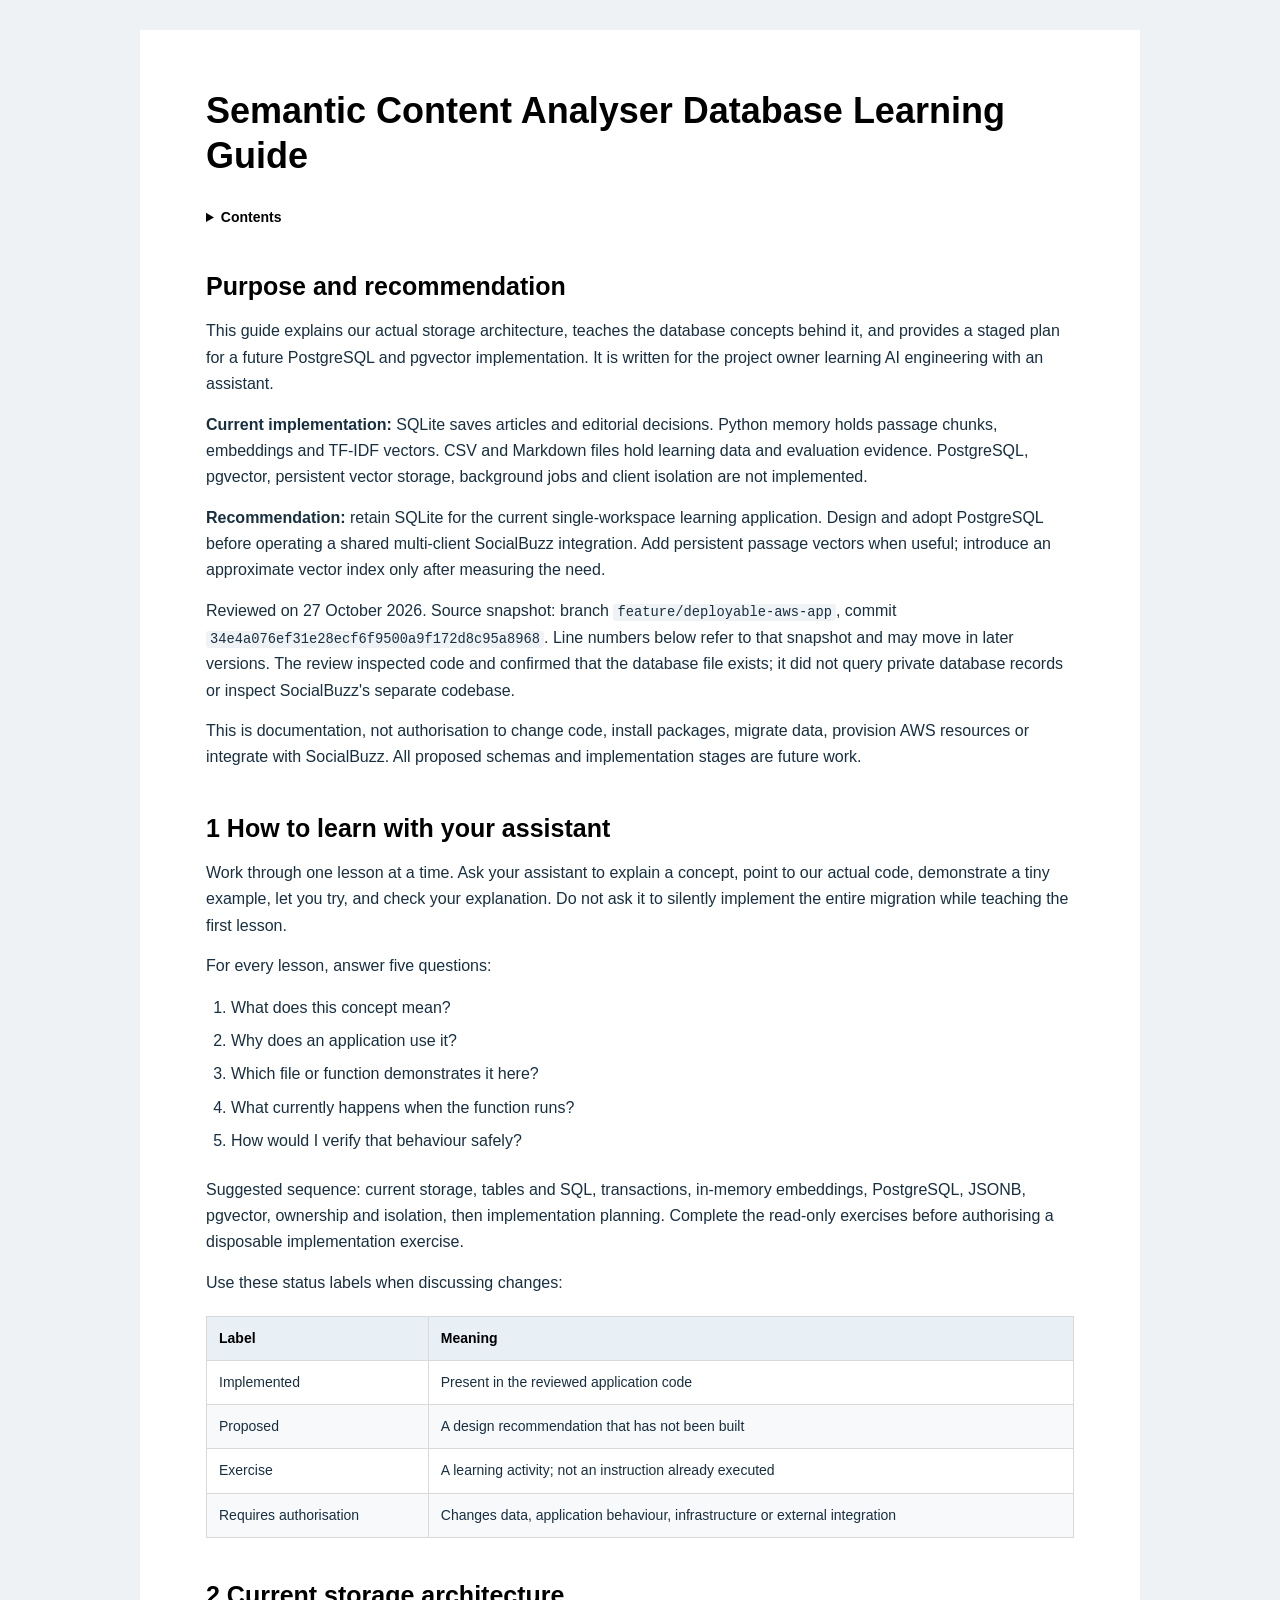
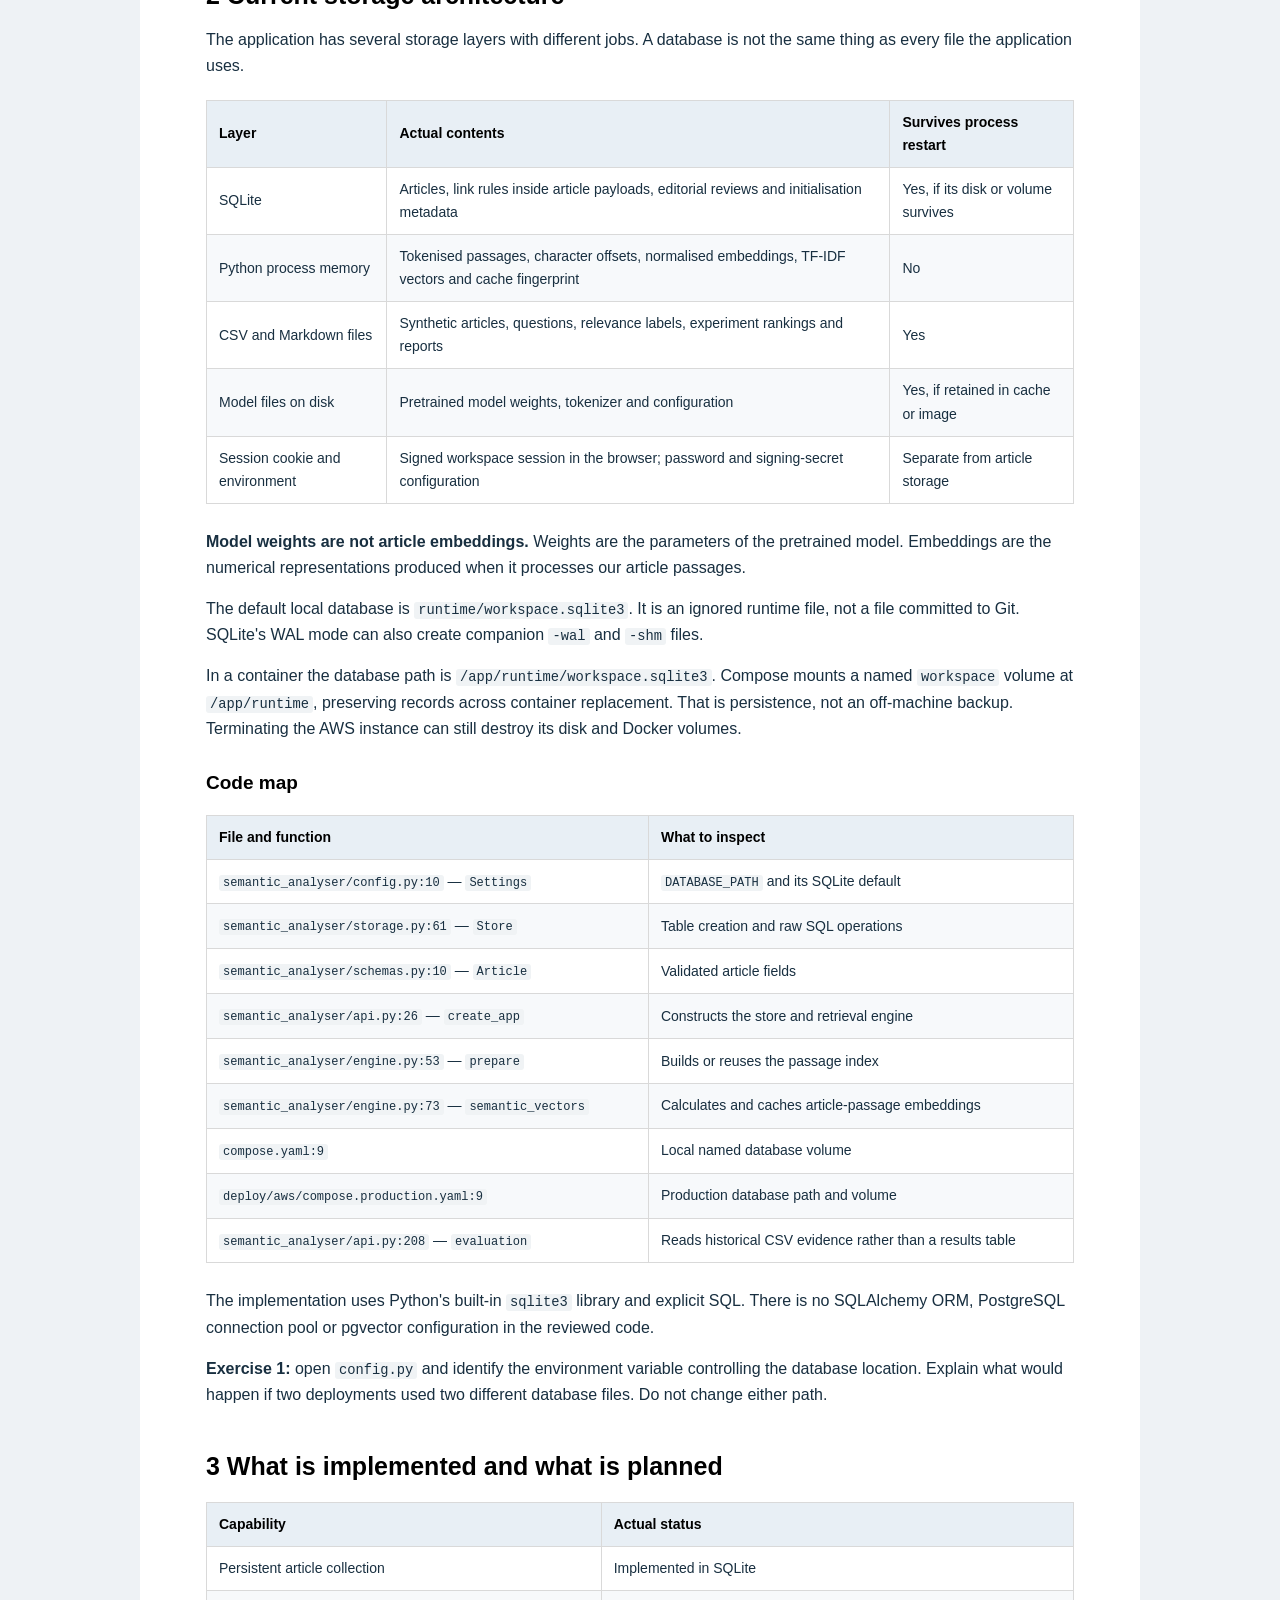
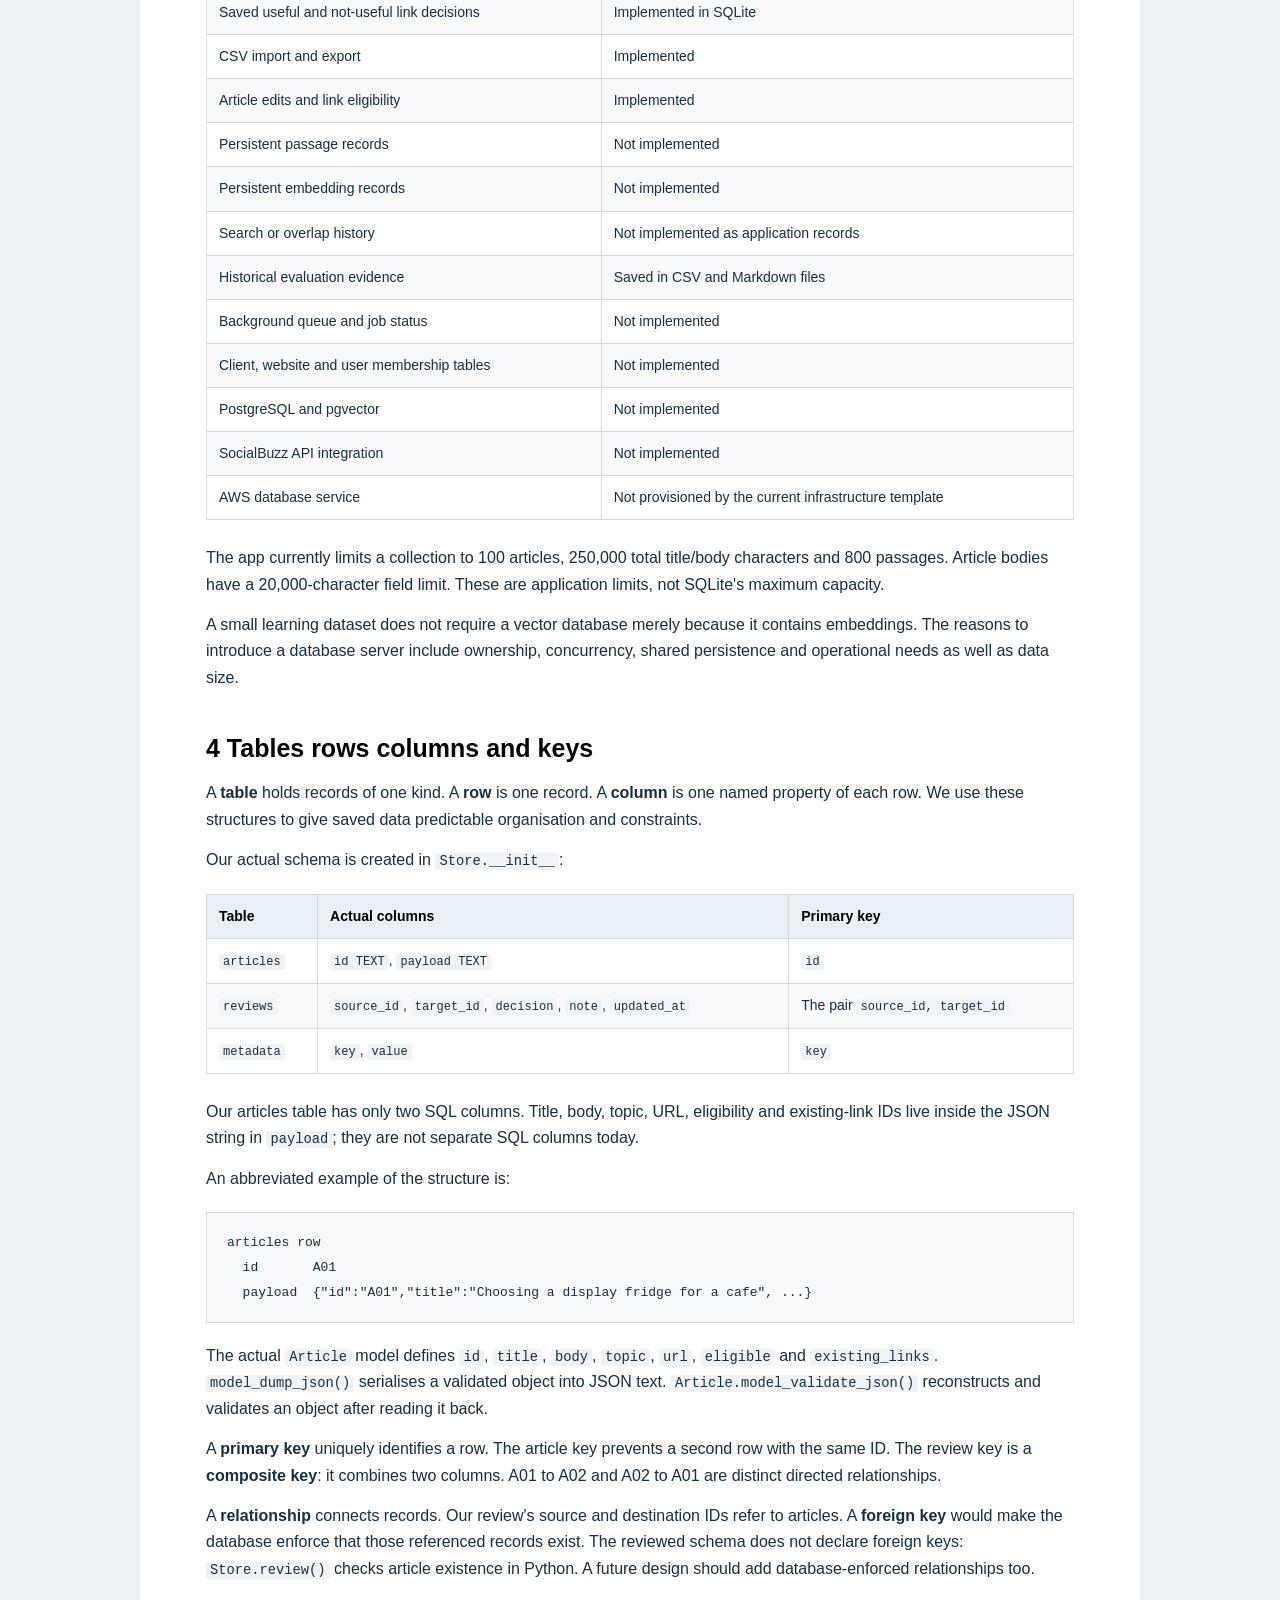
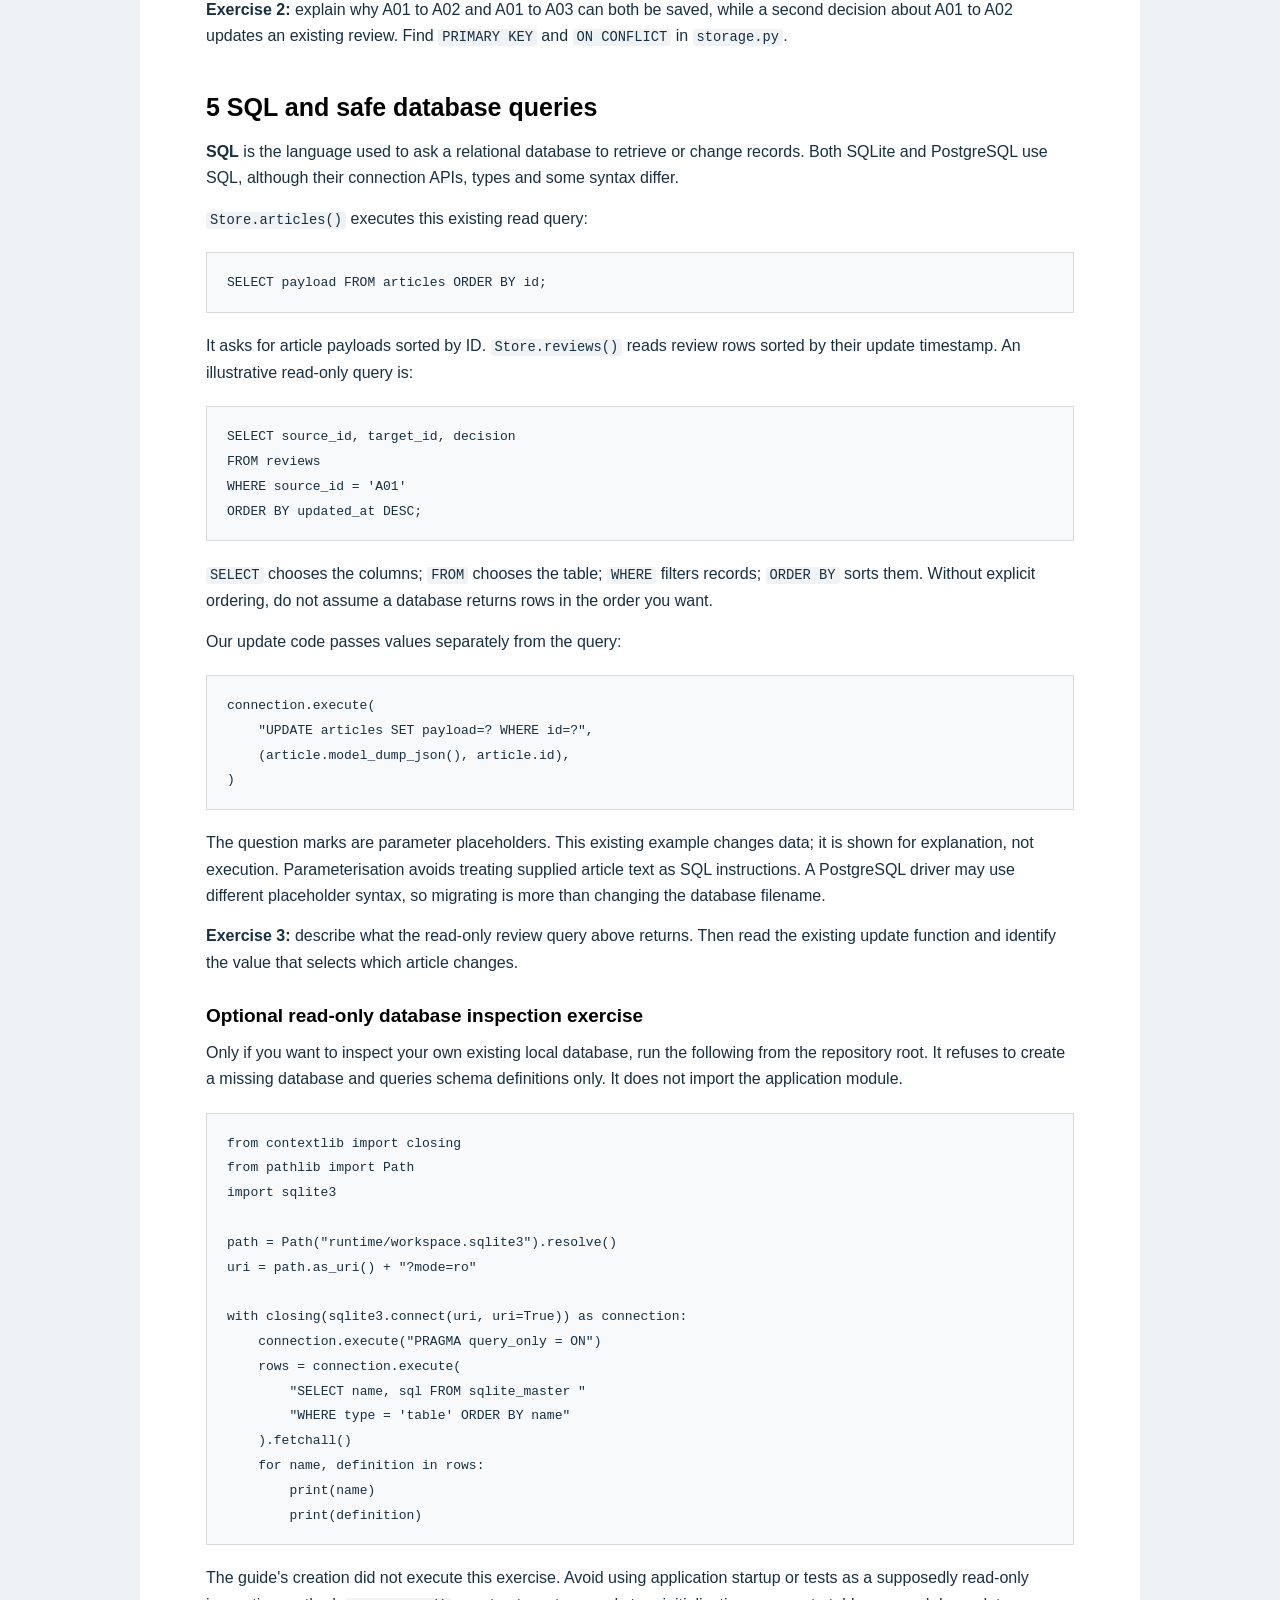
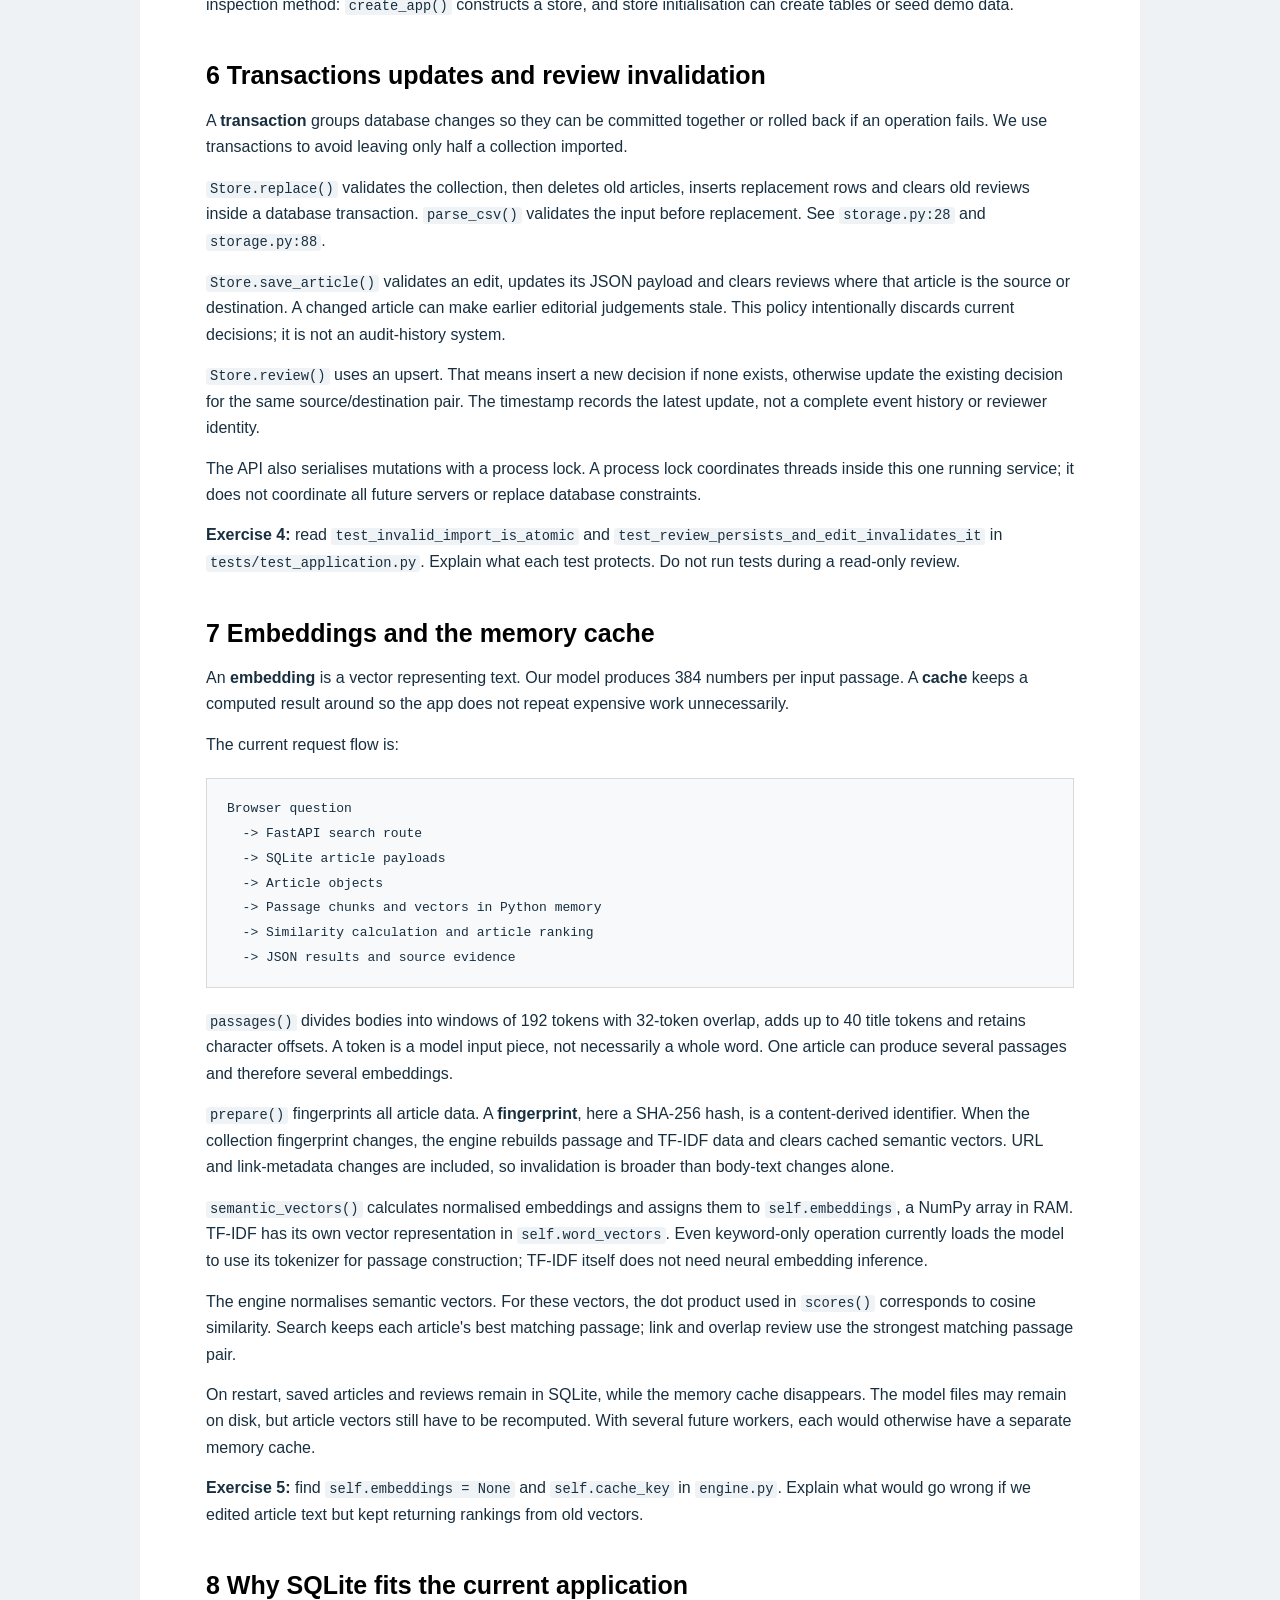
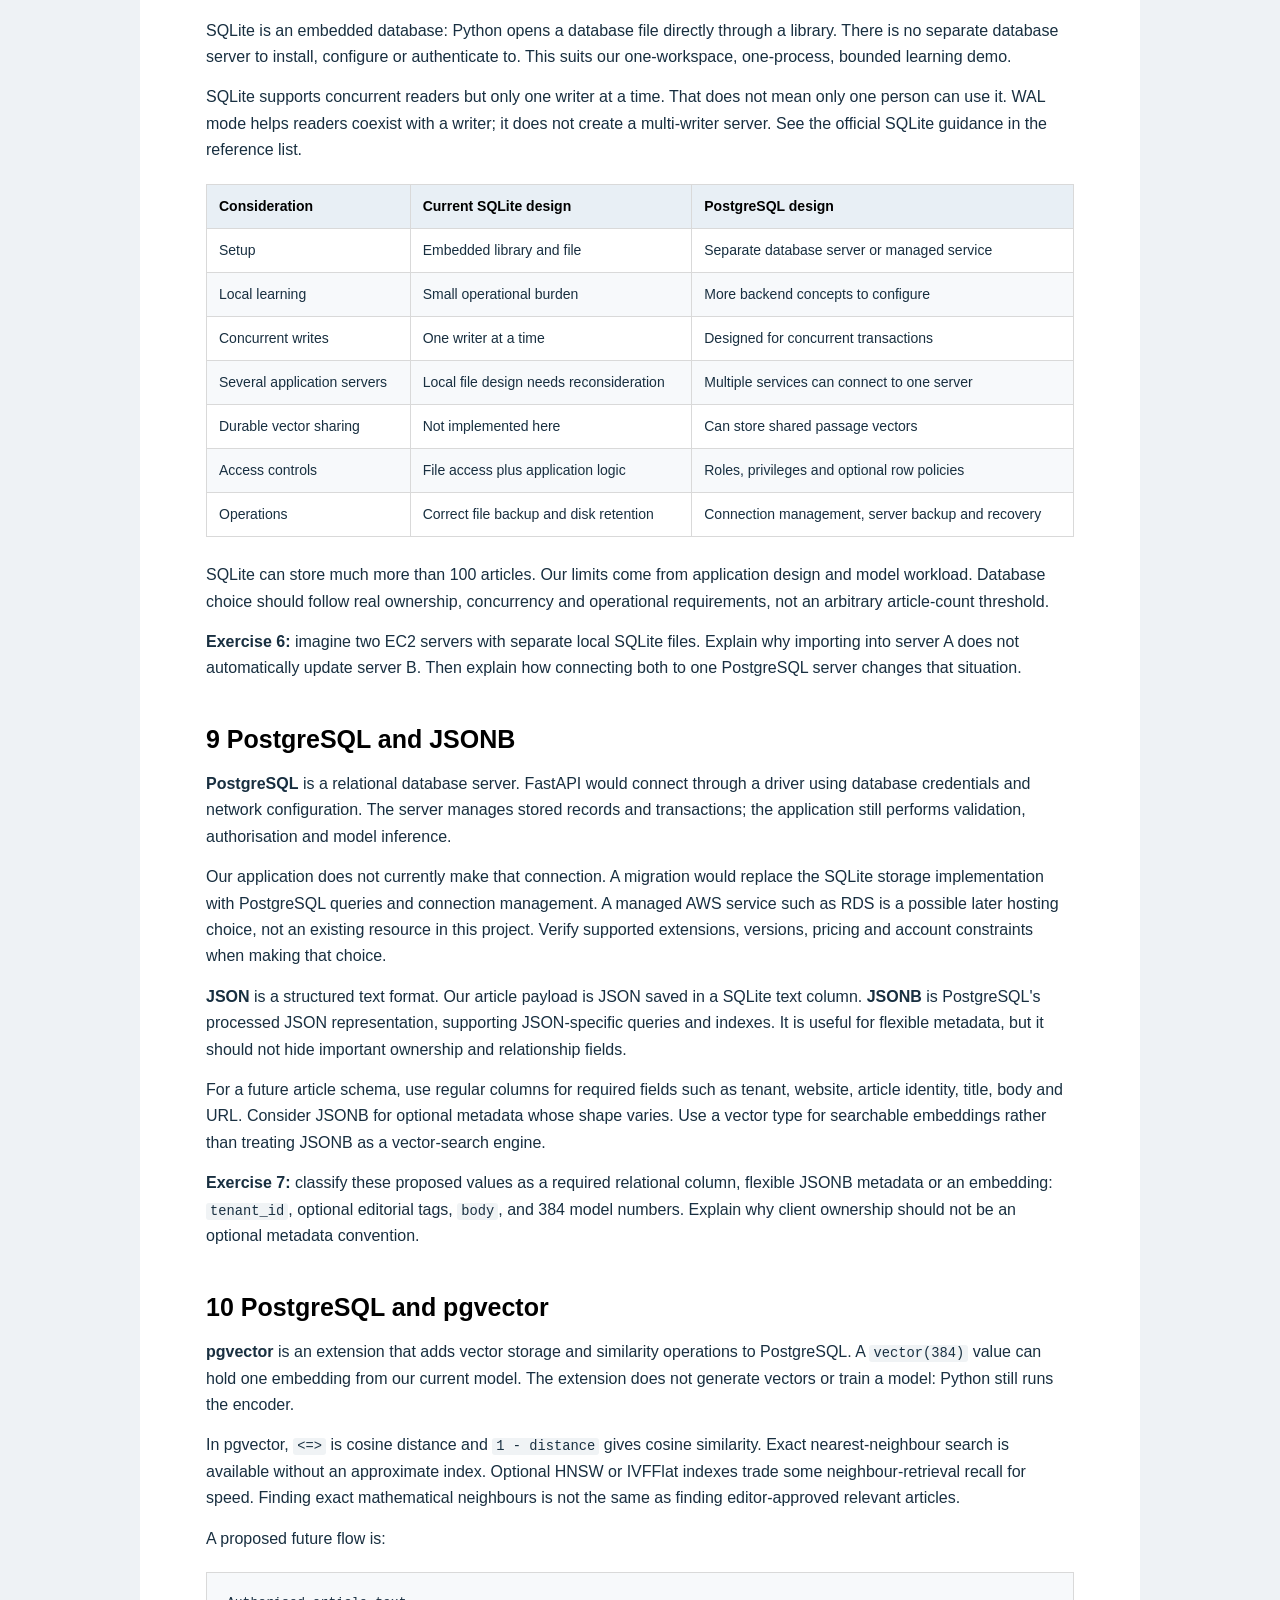
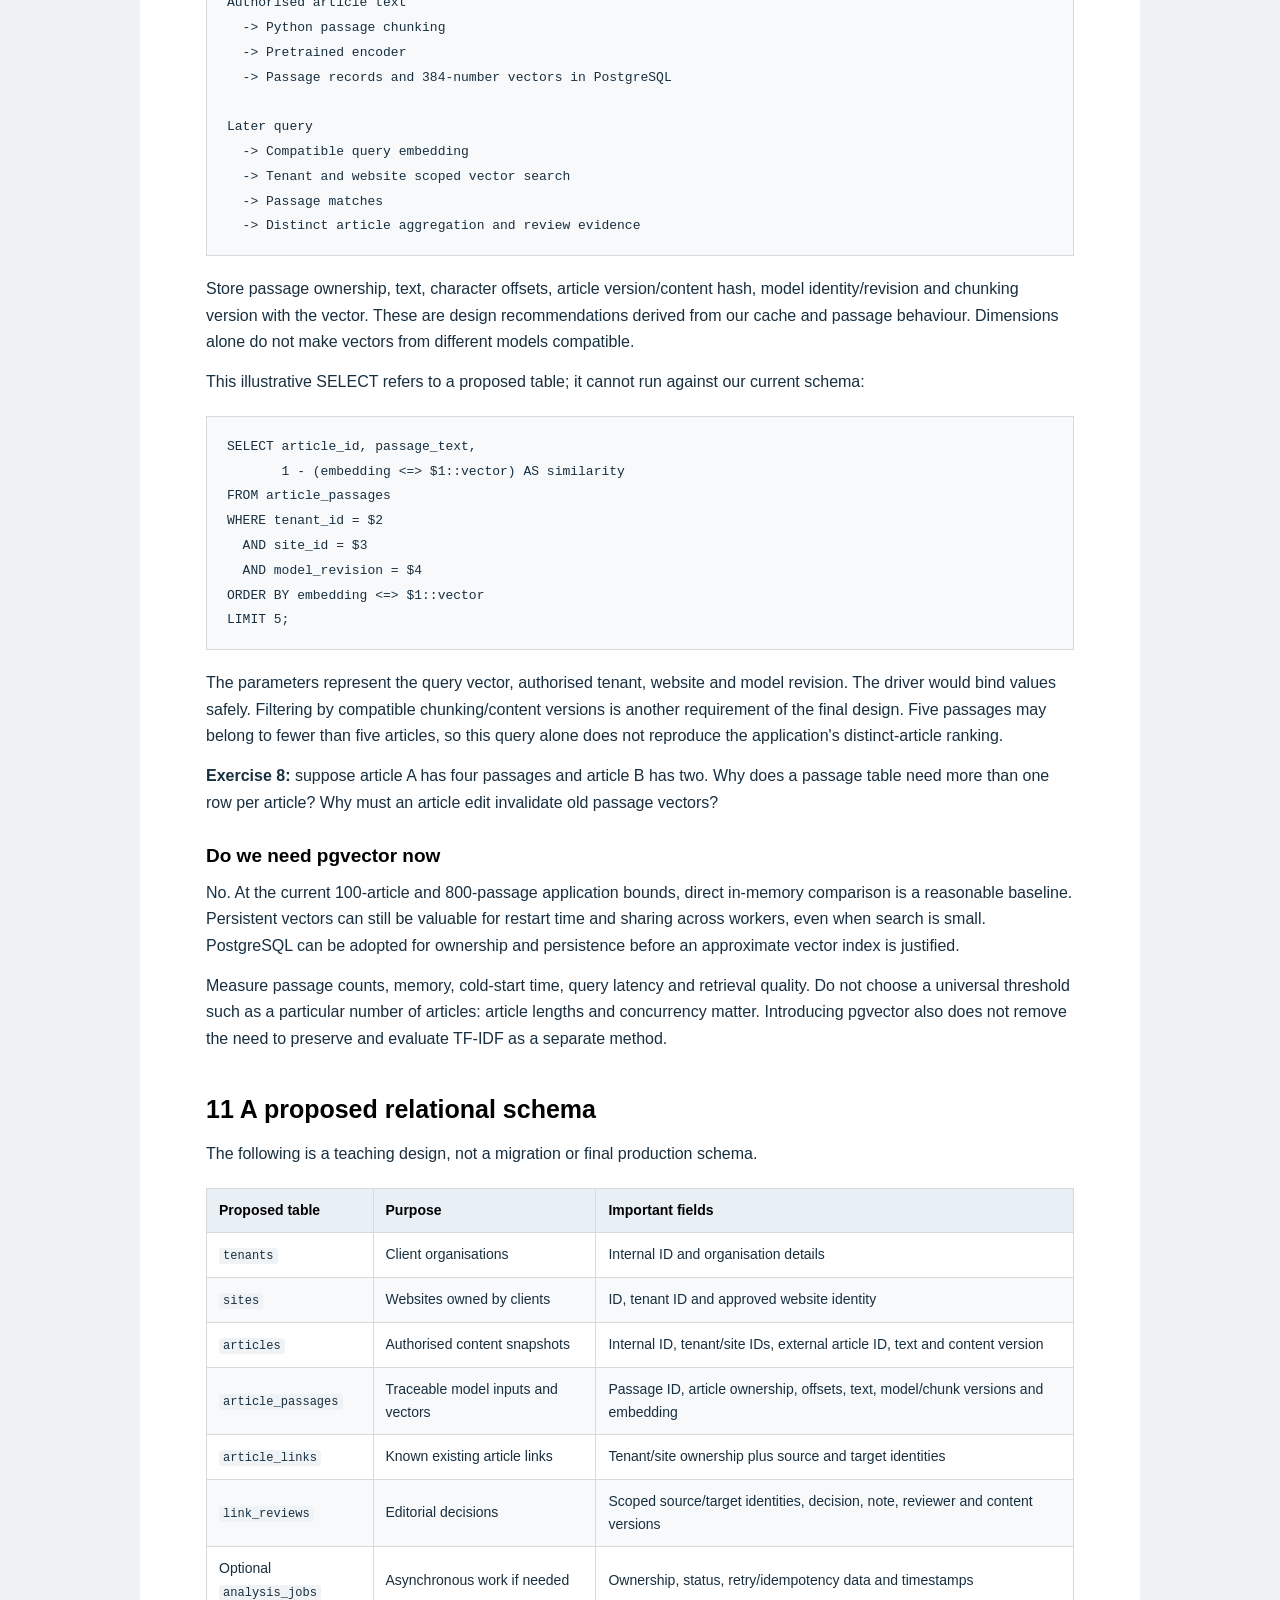
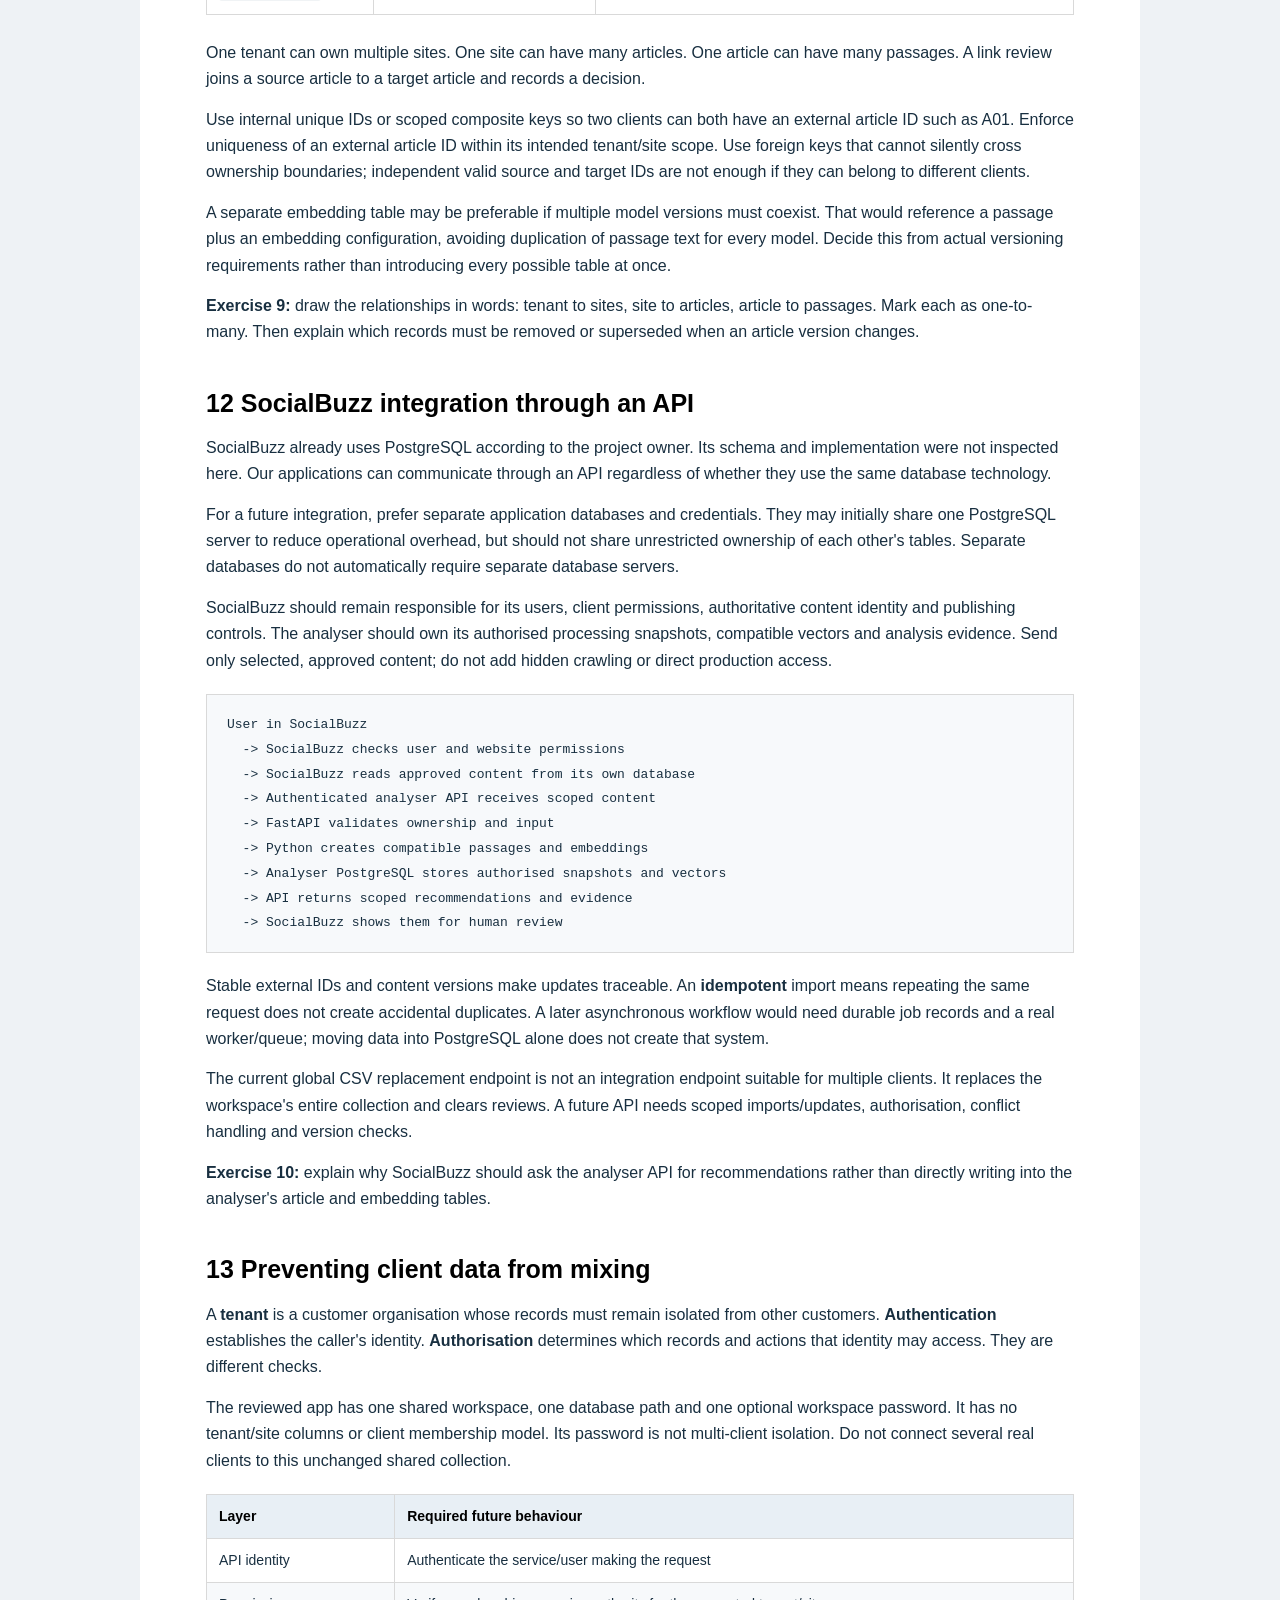
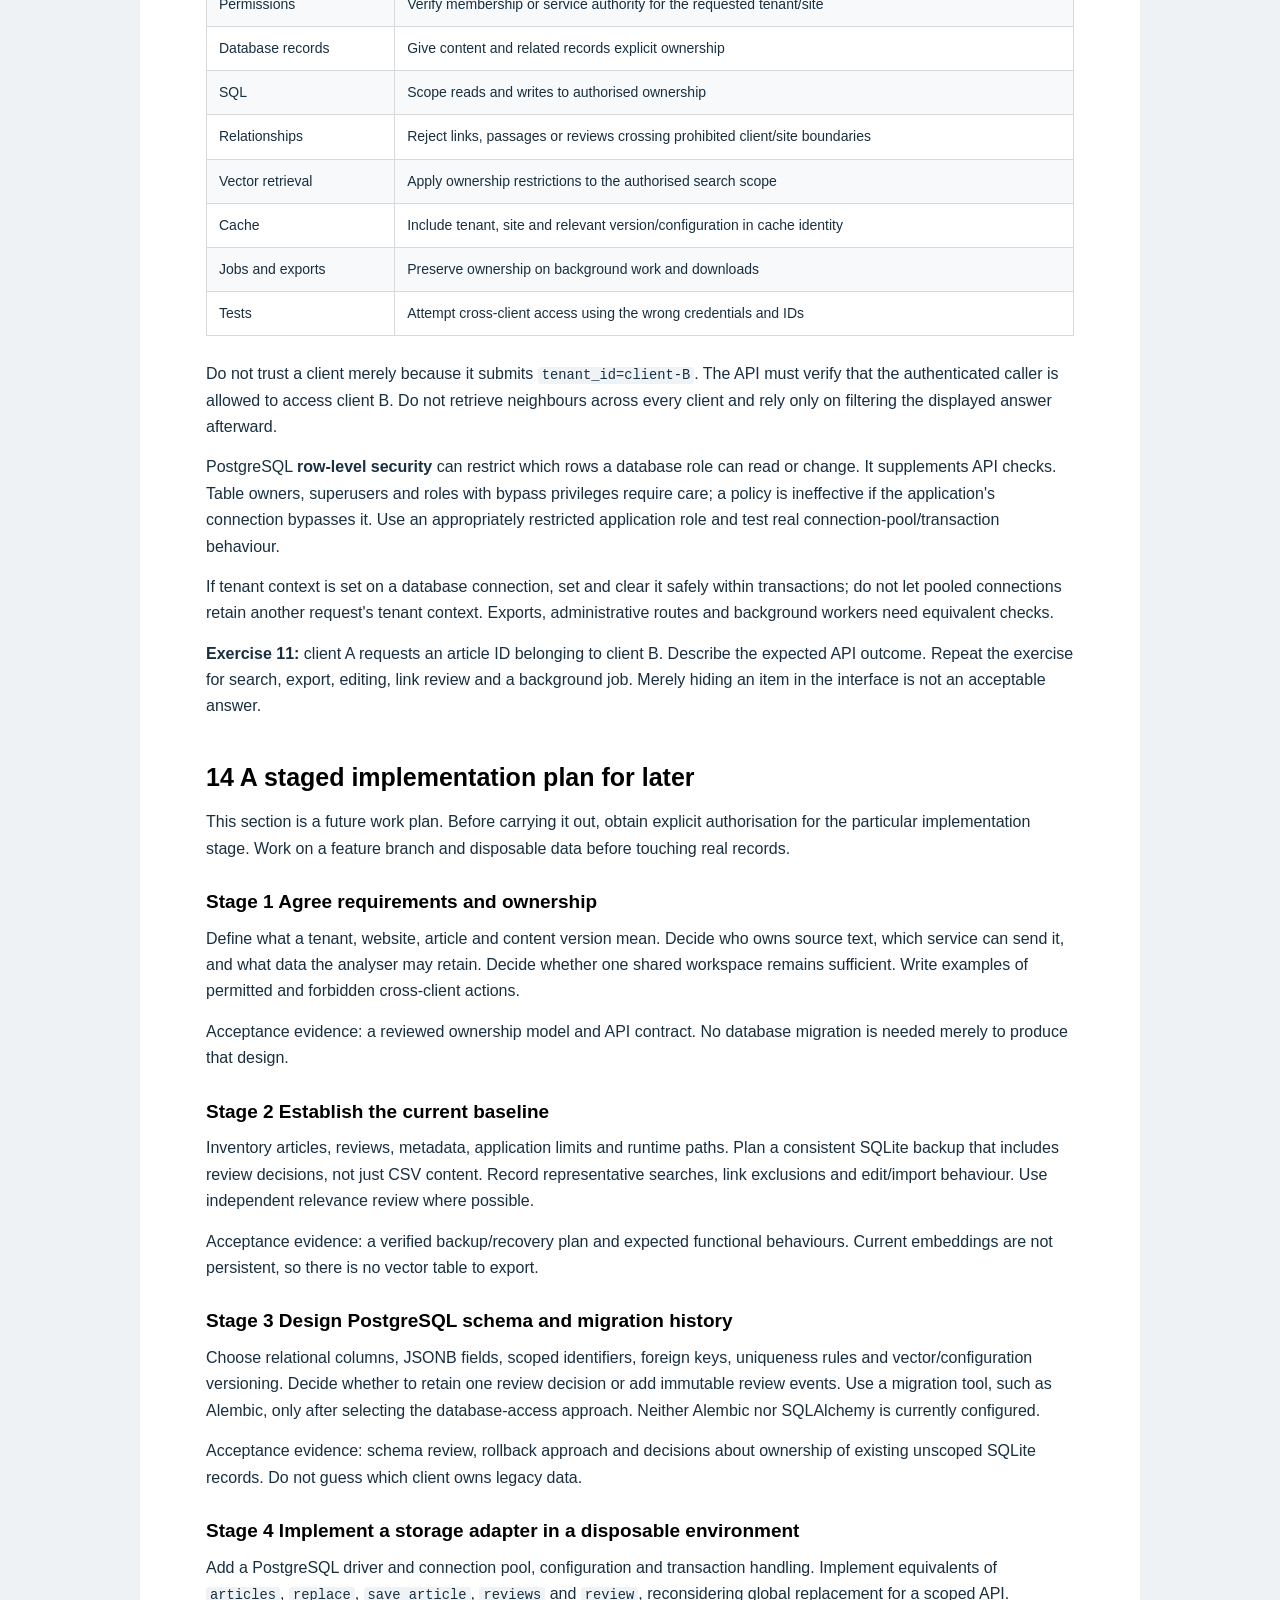
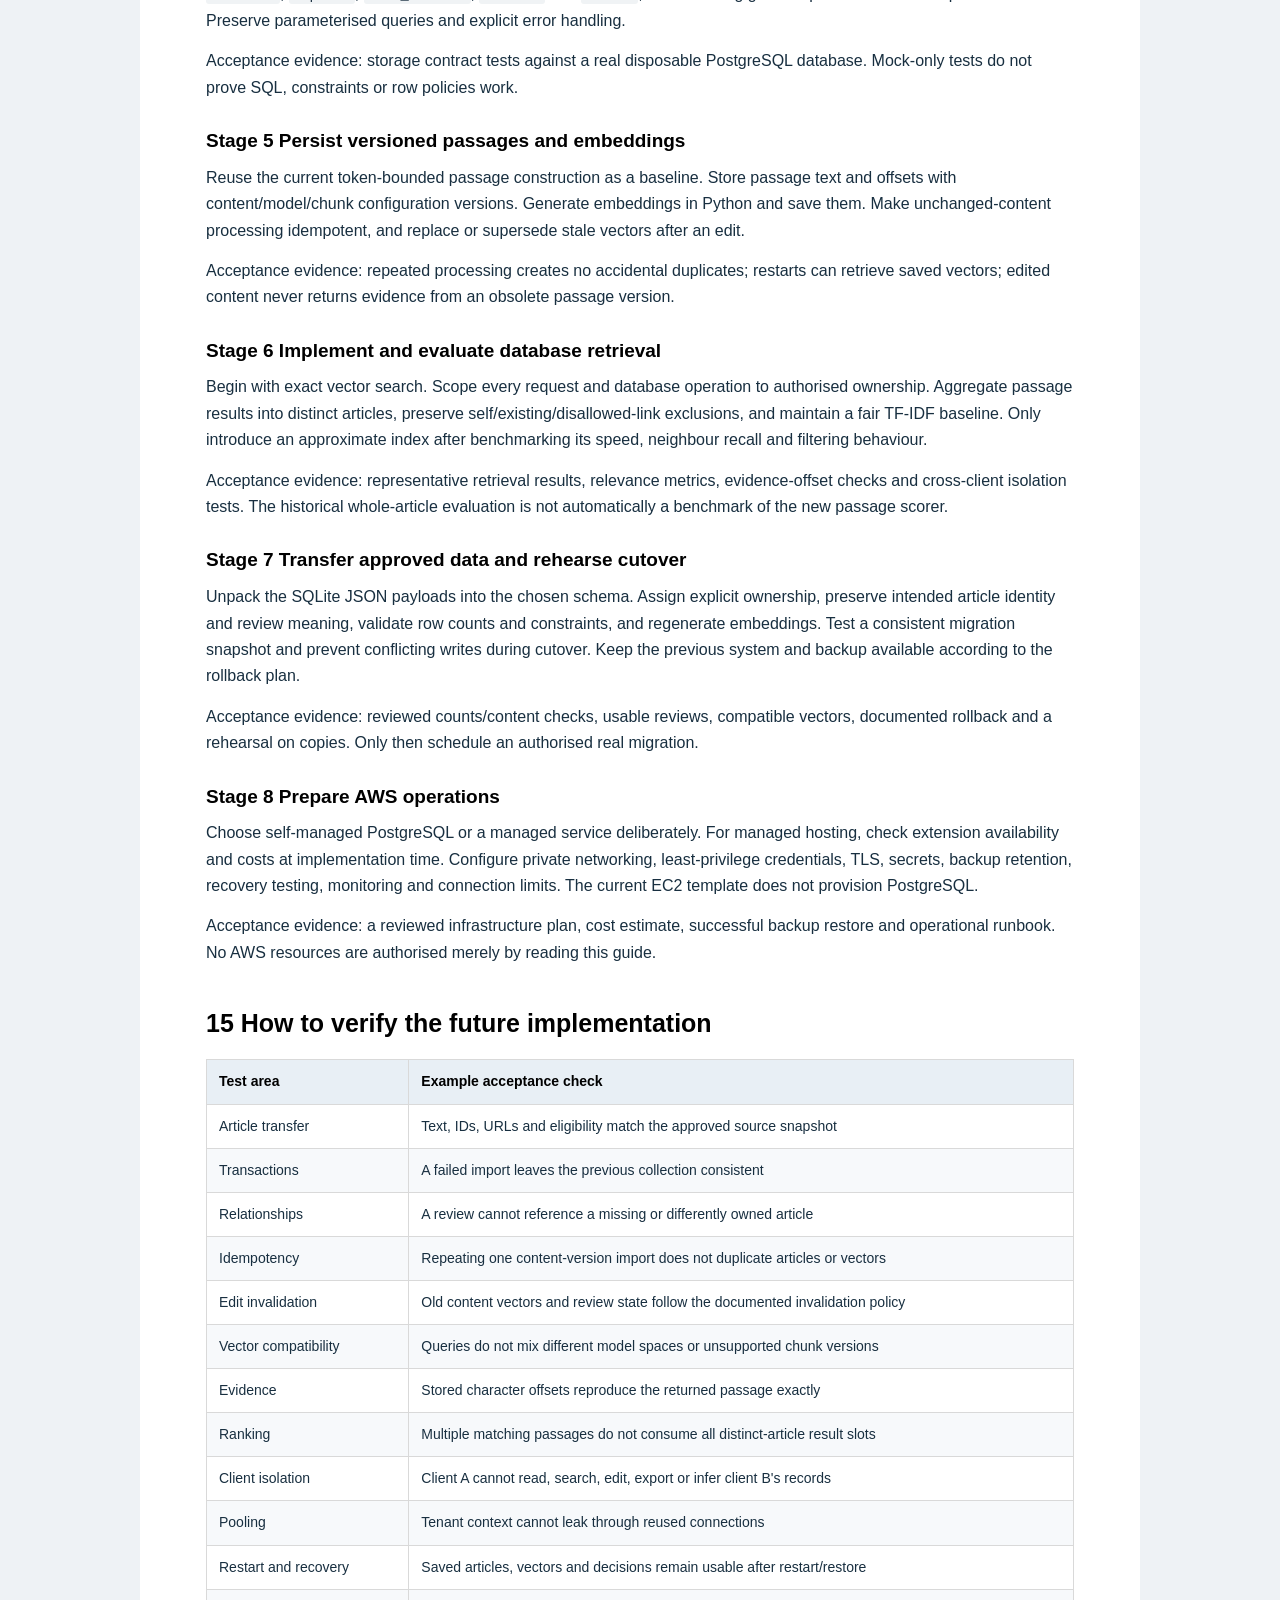
<file: docs/database-learning-guide.html>
<!doctype html><html lang="en"><head><meta charset="utf-8"><meta name="viewport" content="width=device-width,initial-scale=1"><title>Semantic Content Analyser Database Learning Guide</title><style>
:root { color-scheme:light; font-family:'Segoe UI',Calibri,Arial,sans-serif; color:#182f40; background:#eef2f5; line-height:1.65; font-size:16px; }
* { box-sizing:border-box; } body { margin:0; } main { max-width:1000px; margin:30px auto; padding:58px 66px; background:white; }
h1,h2,h3 { color:#000; line-height:1.25; break-after:avoid; } h1 { font-size:36px; margin:0 0 28px; font-weight:700; } h2 { font-size:25px; margin:42px 0 16px; } h3 { font-size:19px; margin:28px 0 12px; }
p { margin:0 0 14px; } a { color:#166a87; overflow-wrap:anywhere; } li { margin-bottom:7px; } ul,ol { padding-left:25px; margin:15px 0 22px; }
code { font-family:Consolas,'Courier New',monospace; font-size:.86em; overflow-wrap:anywhere; } p code,li code,td code { background:#f0f3f5; padding:1px 4px; border-radius:3px; }
pre { padding:17px 20px; border:1px solid #d9d9d9; background:#f7f9fb; white-space:pre-wrap; overflow-wrap:anywhere; line-height:1.55; margin:20px 0; break-inside:avoid; }
pre code { background:none; padding:0; font-size:13px; }.table-wrap { overflow-x:auto; margin:20px 0 25px; } table { width:100%; border-collapse:collapse; font-size:14px; table-layout:auto; }
th,td { border:1px solid #d9d9d9; padding:10px 12px; vertical-align:middle; overflow-wrap:anywhere; } th { text-align:left; color:#000; background:#e8eff5; } tbody tr:nth-child(even) { background:#f7f9fb; }
.contents { margin-bottom:30px; font-size:14px; } summary { cursor:pointer; color:#000; font-weight:600; }.contents ol { columns:2; column-gap:30px; }
@media(max-width:700px) { main { margin:0; padding:28px 22px; } h1 { font-size:29px; } h2 { font-size:23px; } .contents ol { columns:1; } th,td { padding:8px; } }
@page { size:A4; margin:18mm; }
@media print { :root { background:white; font-size:10.5pt; } main { max-width:none; margin:0; padding:0; } h1 { font-size:26pt; } h2 { font-size:17pt; margin-top:23pt; } h3 { font-size:13pt; } table { font-size:9pt; } thead { display:table-header-group; } tr { break-inside:avoid; } th,td { padding:7pt; } .table-wrap { overflow:visible; } pre code { font-size:8.5pt; } p { orphans:3; widows:3; } .contents { display:none; } a { color:#000; } }
</style></head><body><main><h1 id="section-semantic-content-analyser-database-learning-guide">Semantic Content Analyser Database Learning Guide</h1><details class="contents"><summary>Contents</summary><ol><li><a href="#section-purpose-and-recommendation">Purpose and recommendation</a></li><li><a href="#section-1-how-to-learn-with-your-assistant">1 How to learn with your assistant</a></li><li><a href="#section-2-current-storage-architecture">2 Current storage architecture</a></li><li><a href="#section-3-what-is-implemented-and-what-is-planned">3 What is implemented and what is planned</a></li><li><a href="#section-4-tables-rows-columns-and-keys">4 Tables rows columns and keys</a></li><li><a href="#section-5-sql-and-safe-database-queries">5 SQL and safe database queries</a></li><li><a href="#section-6-transactions-updates-and-review-invalidation">6 Transactions updates and review invalidation</a></li><li><a href="#section-7-embeddings-and-the-memory-cache">7 Embeddings and the memory cache</a></li><li><a href="#section-8-why-sqlite-fits-the-current-application">8 Why SQLite fits the current application</a></li><li><a href="#section-9-postgresql-and-jsonb">9 PostgreSQL and JSONB</a></li><li><a href="#section-10-postgresql-and-pgvector">10 PostgreSQL and pgvector</a></li><li><a href="#section-11-a-proposed-relational-schema">11 A proposed relational schema</a></li><li><a href="#section-12-socialbuzz-integration-through-an-api">12 SocialBuzz integration through an API</a></li><li><a href="#section-13-preventing-client-data-from-mixing">13 Preventing client data from mixing</a></li><li><a href="#section-14-a-staged-implementation-plan-for-later">14 A staged implementation plan for later</a></li><li><a href="#section-15-how-to-verify-the-future-implementation">15 How to verify the future implementation</a></li><li><a href="#section-16-working-with-data-and-backups-safely">16 Working with data and backups safely</a></li><li><a href="#section-17-answer-checks-for-the-exercises">17 Answer checks for the exercises</a></li><li><a href="#section-18-prompt-to-give-your-learning-assistant">18 Prompt to give your learning assistant</a></li><li><a href="#section-19-references-and-next-reading">19 References and next reading</a></li></ol></details><h2 id="section-purpose-and-recommendation">Purpose and recommendation</h2>
<p>This guide explains our actual storage architecture, teaches the database concepts behind it, and provides a staged plan for a future PostgreSQL and pgvector implementation. It is written for the project owner learning AI engineering with an assistant.</p>
<p><strong>Current implementation:</strong> SQLite saves articles and editorial decisions. Python memory holds passage chunks, embeddings and TF-IDF vectors. CSV and Markdown files hold learning data and evaluation evidence. PostgreSQL, pgvector, persistent vector storage, background jobs and client isolation are not implemented.</p>
<p><strong>Recommendation:</strong> retain SQLite for the current single-workspace learning application. Design and adopt PostgreSQL before operating a shared multi-client SocialBuzz integration. Add persistent passage vectors when useful; introduce an approximate vector index only after measuring the need.</p>
<p>Reviewed on 27 October 2026. Source snapshot: branch <code>feature/deployable-aws-app</code>, commit <code>34e4a076ef31e28ecf6f9500a9f172d8c95a8968</code>. Line numbers below refer to that snapshot and may move in later versions. The review inspected code and confirmed that the database file exists; it did not query private database records or inspect SocialBuzz&#x27;s separate codebase.</p>
<p>This is documentation, not authorisation to change code, install packages, migrate data, provision AWS resources or integrate with SocialBuzz. All proposed schemas and implementation stages are future work.</p>
<h2 id="section-1-how-to-learn-with-your-assistant">1 How to learn with your assistant</h2>
<p>Work through one lesson at a time. Ask your assistant to explain a concept, point to our actual code, demonstrate a tiny example, let you try, and check your explanation. Do not ask it to silently implement the entire migration while teaching the first lesson.</p>
<p>For every lesson, answer five questions:</p>
<ol><li>What does this concept mean?</li><li>Why does an application use it?</li><li>Which file or function demonstrates it here?</li><li>What currently happens when the function runs?</li><li>How would I verify that behaviour safely?</li></ol>
<p>Suggested sequence: current storage, tables and SQL, transactions, in-memory embeddings, PostgreSQL, JSONB, pgvector, ownership and isolation, then implementation planning. Complete the read-only exercises before authorising a disposable implementation exercise.</p>
<p>Use these status labels when discussing changes:</p>
<div class="table-wrap"><table><thead><tr><th scope="col">Label</th><th scope="col">Meaning</th></tr></thead><tbody><tr><td>Implemented</td><td>Present in the reviewed application code</td></tr><tr><td>Proposed</td><td>A design recommendation that has not been built</td></tr><tr><td>Exercise</td><td>A learning activity; not an instruction already executed</td></tr><tr><td>Requires authorisation</td><td>Changes data, application behaviour, infrastructure or external integration</td></tr></tbody></table></div>
<h2 id="section-2-current-storage-architecture">2 Current storage architecture</h2>
<p>The application has several storage layers with different jobs. A database is not the same thing as every file the application uses.</p>
<div class="table-wrap"><table><thead><tr><th scope="col">Layer</th><th scope="col">Actual contents</th><th scope="col">Survives process restart</th></tr></thead><tbody><tr><td>SQLite</td><td>Articles, link rules inside article payloads, editorial reviews and initialisation metadata</td><td>Yes, if its disk or volume survives</td></tr><tr><td>Python process memory</td><td>Tokenised passages, character offsets, normalised embeddings, TF-IDF vectors and cache fingerprint</td><td>No</td></tr><tr><td>CSV and Markdown files</td><td>Synthetic articles, questions, relevance labels, experiment rankings and reports</td><td>Yes</td></tr><tr><td>Model files on disk</td><td>Pretrained model weights, tokenizer and configuration</td><td>Yes, if retained in cache or image</td></tr><tr><td>Session cookie and environment</td><td>Signed workspace session in the browser; password and signing-secret configuration</td><td>Separate from article storage</td></tr></tbody></table></div>
<p><strong>Model weights are not article embeddings.</strong> Weights are the parameters of the pretrained model. Embeddings are the numerical representations produced when it processes our article passages.</p>
<p>The default local database is <code>runtime/workspace.sqlite3</code>. It is an ignored runtime file, not a file committed to Git. SQLite&#x27;s WAL mode can also create companion <code>-wal</code> and <code>-shm</code> files.</p>
<p>In a container the database path is <code>/app/runtime/workspace.sqlite3</code>. Compose mounts a named <code>workspace</code> volume at <code>/app/runtime</code>, preserving records across container replacement. That is persistence, not an off-machine backup. Terminating the AWS instance can still destroy its disk and Docker volumes.</p>
<h3 id="section-code-map">Code map</h3>
<div class="table-wrap"><table><thead><tr><th scope="col">File and function</th><th scope="col">What to inspect</th></tr></thead><tbody><tr><td><code>semantic_analyser/config.py:10</code> — <code>Settings</code></td><td><code>DATABASE_PATH</code> and its SQLite default</td></tr><tr><td><code>semantic_analyser/storage.py:61</code> — <code>Store</code></td><td>Table creation and raw SQL operations</td></tr><tr><td><code>semantic_analyser/schemas.py:10</code> — <code>Article</code></td><td>Validated article fields</td></tr><tr><td><code>semantic_analyser/api.py:26</code> — <code>create_app</code></td><td>Constructs the store and retrieval engine</td></tr><tr><td><code>semantic_analyser/engine.py:53</code> — <code>prepare</code></td><td>Builds or reuses the passage index</td></tr><tr><td><code>semantic_analyser/engine.py:73</code> — <code>semantic_vectors</code></td><td>Calculates and caches article-passage embeddings</td></tr><tr><td><code>compose.yaml:9</code></td><td>Local named database volume</td></tr><tr><td><code>deploy/aws/compose.production.yaml:9</code></td><td>Production database path and volume</td></tr><tr><td><code>semantic_analyser/api.py:208</code> — <code>evaluation</code></td><td>Reads historical CSV evidence rather than a results table</td></tr></tbody></table></div>
<p>The implementation uses Python&#x27;s built-in <code>sqlite3</code> library and explicit SQL. There is no SQLAlchemy ORM, PostgreSQL connection pool or pgvector configuration in the reviewed code.</p>
<p><strong>Exercise 1:</strong> open <code>config.py</code> and identify the environment variable controlling the database location. Explain what would happen if two deployments used two different database files. Do not change either path.</p>
<h2 id="section-3-what-is-implemented-and-what-is-planned">3 What is implemented and what is planned</h2>
<div class="table-wrap"><table><thead><tr><th scope="col">Capability</th><th scope="col">Actual status</th></tr></thead><tbody><tr><td>Persistent article collection</td><td>Implemented in SQLite</td></tr><tr><td>Saved useful and not-useful link decisions</td><td>Implemented in SQLite</td></tr><tr><td>CSV import and export</td><td>Implemented</td></tr><tr><td>Article edits and link eligibility</td><td>Implemented</td></tr><tr><td>Persistent passage records</td><td>Not implemented</td></tr><tr><td>Persistent embedding records</td><td>Not implemented</td></tr><tr><td>Search or overlap history</td><td>Not implemented as application records</td></tr><tr><td>Historical evaluation evidence</td><td>Saved in CSV and Markdown files</td></tr><tr><td>Background queue and job status</td><td>Not implemented</td></tr><tr><td>Client, website and user membership tables</td><td>Not implemented</td></tr><tr><td>PostgreSQL and pgvector</td><td>Not implemented</td></tr><tr><td>SocialBuzz API integration</td><td>Not implemented</td></tr><tr><td>AWS database service</td><td>Not provisioned by the current infrastructure template</td></tr></tbody></table></div>
<p>The app currently limits a collection to 100 articles, 250,000 total title/body characters and 800 passages. Article bodies have a 20,000-character field limit. These are application limits, not SQLite&#x27;s maximum capacity.</p>
<p>A small learning dataset does not require a vector database merely because it contains embeddings. The reasons to introduce a database server include ownership, concurrency, shared persistence and operational needs as well as data size.</p>
<h2 id="section-4-tables-rows-columns-and-keys">4 Tables rows columns and keys</h2>
<p>A <strong>table</strong> holds records of one kind. A <strong>row</strong> is one record. A <strong>column</strong> is one named property of each row. We use these structures to give saved data predictable organisation and constraints.</p>
<p>Our actual schema is created in <code>Store.__init__</code>:</p>
<div class="table-wrap"><table><thead><tr><th scope="col">Table</th><th scope="col">Actual columns</th><th scope="col">Primary key</th></tr></thead><tbody><tr><td><code>articles</code></td><td><code>id TEXT</code>, <code>payload TEXT</code></td><td><code>id</code></td></tr><tr><td><code>reviews</code></td><td><code>source_id</code>, <code>target_id</code>, <code>decision</code>, <code>note</code>, <code>updated_at</code></td><td>The pair <code>source_id, target_id</code></td></tr><tr><td><code>metadata</code></td><td><code>key</code>, <code>value</code></td><td><code>key</code></td></tr></tbody></table></div>
<p>Our articles table has only two SQL columns. Title, body, topic, URL, eligibility and existing-link IDs live inside the JSON string in <code>payload</code>; they are not separate SQL columns today.</p>
<p>An abbreviated example of the structure is:</p>
<pre aria-label="text"><code>articles row
  id       A01
  payload  {&quot;id&quot;:&quot;A01&quot;,&quot;title&quot;:&quot;Choosing a display fridge for a cafe&quot;, ...}</code></pre>
<p>The actual <code>Article</code> model defines <code>id</code>, <code>title</code>, <code>body</code>, <code>topic</code>, <code>url</code>, <code>eligible</code> and <code>existing_links</code>. <code>model_dump_json()</code> serialises a validated object into JSON text. <code>Article.model_validate_json()</code> reconstructs and validates an object after reading it back.</p>
<p>A <strong>primary key</strong> uniquely identifies a row. The article key prevents a second row with the same ID. The review key is a <strong>composite key</strong>: it combines two columns. A01 to A02 and A02 to A01 are distinct directed relationships.</p>
<p>A <strong>relationship</strong> connects records. Our review&#x27;s source and destination IDs refer to articles. A <strong>foreign key</strong> would make the database enforce that those referenced records exist. The reviewed schema does not declare foreign keys: <code>Store.review()</code> checks article existence in Python. A future design should add database-enforced relationships too.</p>
<p><strong>Exercise 2:</strong> explain why A01 to A02 and A01 to A03 can both be saved, while a second decision about A01 to A02 updates an existing review. Find <code>PRIMARY KEY</code> and <code>ON CONFLICT</code> in <code>storage.py</code>.</p>
<h2 id="section-5-sql-and-safe-database-queries">5 SQL and safe database queries</h2>
<p><strong>SQL</strong> is the language used to ask a relational database to retrieve or change records. Both SQLite and PostgreSQL use SQL, although their connection APIs, types and some syntax differ.</p>
<p><code>Store.articles()</code> executes this existing read query:</p>
<pre aria-label="sql"><code>SELECT payload FROM articles ORDER BY id;</code></pre>
<p>It asks for article payloads sorted by ID. <code>Store.reviews()</code> reads review rows sorted by their update timestamp. An illustrative read-only query is:</p>
<pre aria-label="sql"><code>SELECT source_id, target_id, decision
FROM reviews
WHERE source_id = &#x27;A01&#x27;
ORDER BY updated_at DESC;</code></pre>
<p><code>SELECT</code> chooses the columns; <code>FROM</code> chooses the table; <code>WHERE</code> filters records; <code>ORDER BY</code> sorts them. Without explicit ordering, do not assume a database returns rows in the order you want.</p>
<p>Our update code passes values separately from the query:</p>
<pre aria-label="python"><code>connection.execute(
    &quot;UPDATE articles SET payload=? WHERE id=?&quot;,
    (article.model_dump_json(), article.id),
)</code></pre>
<p>The question marks are parameter placeholders. This existing example changes data; it is shown for explanation, not execution. Parameterisation avoids treating supplied article text as SQL instructions. A PostgreSQL driver may use different placeholder syntax, so migrating is more than changing the database filename.</p>
<p><strong>Exercise 3:</strong> describe what the read-only review query above returns. Then read the existing update function and identify the value that selects which article changes.</p>
<h3 id="section-optional-read-only-database-inspection-exercise">Optional read-only database inspection exercise</h3>
<p>Only if you want to inspect your own existing local database, run the following from the repository root. It refuses to create a missing database and queries schema definitions only. It does not import the application module.</p>
<pre aria-label="python"><code>from contextlib import closing
from pathlib import Path
import sqlite3

path = Path(&quot;runtime/workspace.sqlite3&quot;).resolve()
uri = path.as_uri() + &quot;?mode=ro&quot;

with closing(sqlite3.connect(uri, uri=True)) as connection:
    connection.execute(&quot;PRAGMA query_only = ON&quot;)
    rows = connection.execute(
        &quot;SELECT name, sql FROM sqlite_master &quot;
        &quot;WHERE type = &#x27;table&#x27; ORDER BY name&quot;
    ).fetchall()
    for name, definition in rows:
        print(name)
        print(definition)</code></pre>
<p>The guide&#x27;s creation did not execute this exercise. Avoid using application startup or tests as a supposedly read-only inspection method: <code>create_app()</code> constructs a store, and store initialisation can create tables or seed demo data.</p>
<h2 id="section-6-transactions-updates-and-review-invalidation">6 Transactions updates and review invalidation</h2>
<p>A <strong>transaction</strong> groups database changes so they can be committed together or rolled back if an operation fails. We use transactions to avoid leaving only half a collection imported.</p>
<p><code>Store.replace()</code> validates the collection, then deletes old articles, inserts replacement rows and clears old reviews inside a database transaction. <code>parse_csv()</code> validates the input before replacement. See <code>storage.py:28</code> and <code>storage.py:88</code>.</p>
<p><code>Store.save_article()</code> validates an edit, updates its JSON payload and clears reviews where that article is the source or destination. A changed article can make earlier editorial judgements stale. This policy intentionally discards current decisions; it is not an audit-history system.</p>
<p><code>Store.review()</code> uses an upsert. That means insert a new decision if none exists, otherwise update the existing decision for the same source/destination pair. The timestamp records the latest update, not a complete event history or reviewer identity.</p>
<p>The API also serialises mutations with a process lock. A process lock coordinates threads inside this one running service; it does not coordinate all future servers or replace database constraints.</p>
<p><strong>Exercise 4:</strong> read <code>test_invalid_import_is_atomic</code> and <code>test_review_persists_and_edit_invalidates_it</code> in <code>tests/test_application.py</code>. Explain what each test protects. Do not run tests during a read-only review.</p>
<h2 id="section-7-embeddings-and-the-memory-cache">7 Embeddings and the memory cache</h2>
<p>An <strong>embedding</strong> is a vector representing text. Our model produces 384 numbers per input passage. A <strong>cache</strong> keeps a computed result around so the app does not repeat expensive work unnecessarily.</p>
<p>The current request flow is:</p>
<pre aria-label="text"><code>Browser question
  -&gt; FastAPI search route
  -&gt; SQLite article payloads
  -&gt; Article objects
  -&gt; Passage chunks and vectors in Python memory
  -&gt; Similarity calculation and article ranking
  -&gt; JSON results and source evidence</code></pre>
<p><code>passages()</code> divides bodies into windows of 192 tokens with 32-token overlap, adds up to 40 title tokens and retains character offsets. A token is a model input piece, not necessarily a whole word. One article can produce several passages and therefore several embeddings.</p>
<p><code>prepare()</code> fingerprints all article data. A <strong>fingerprint</strong>, here a SHA-256 hash, is a content-derived identifier. When the collection fingerprint changes, the engine rebuilds passage and TF-IDF data and clears cached semantic vectors. URL and link-metadata changes are included, so invalidation is broader than body-text changes alone.</p>
<p><code>semantic_vectors()</code> calculates normalised embeddings and assigns them to <code>self.embeddings</code>, a NumPy array in RAM. TF-IDF has its own vector representation in <code>self.word_vectors</code>. Even keyword-only operation currently loads the model to use its tokenizer for passage construction; TF-IDF itself does not need neural embedding inference.</p>
<p>The engine normalises semantic vectors. For these vectors, the dot product used in <code>scores()</code> corresponds to cosine similarity. Search keeps each article&#x27;s best matching passage; link and overlap review use the strongest matching passage pair.</p>
<p>On restart, saved articles and reviews remain in SQLite, while the memory cache disappears. The model files may remain on disk, but article vectors still have to be recomputed. With several future workers, each would otherwise have a separate memory cache.</p>
<p><strong>Exercise 5:</strong> find <code>self.embeddings = None</code> and <code>self.cache_key</code> in <code>engine.py</code>. Explain what would go wrong if we edited article text but kept returning rankings from old vectors.</p>
<h2 id="section-8-why-sqlite-fits-the-current-application">8 Why SQLite fits the current application</h2>
<p>SQLite is an embedded database: Python opens a database file directly through a library. There is no separate database server to install, configure or authenticate to. This suits our one-workspace, one-process, bounded learning demo.</p>
<p>SQLite supports concurrent readers but only one writer at a time. That does not mean only one person can use it. WAL mode helps readers coexist with a writer; it does not create a multi-writer server. See the official SQLite guidance in the reference list.</p>
<div class="table-wrap"><table><thead><tr><th scope="col">Consideration</th><th scope="col">Current SQLite design</th><th scope="col">PostgreSQL design</th></tr></thead><tbody><tr><td>Setup</td><td>Embedded library and file</td><td>Separate database server or managed service</td></tr><tr><td>Local learning</td><td>Small operational burden</td><td>More backend concepts to configure</td></tr><tr><td>Concurrent writes</td><td>One writer at a time</td><td>Designed for concurrent transactions</td></tr><tr><td>Several application servers</td><td>Local file design needs reconsideration</td><td>Multiple services can connect to one server</td></tr><tr><td>Durable vector sharing</td><td>Not implemented here</td><td>Can store shared passage vectors</td></tr><tr><td>Access controls</td><td>File access plus application logic</td><td>Roles, privileges and optional row policies</td></tr><tr><td>Operations</td><td>Correct file backup and disk retention</td><td>Connection management, server backup and recovery</td></tr></tbody></table></div>
<p>SQLite can store much more than 100 articles. Our limits come from application design and model workload. Database choice should follow real ownership, concurrency and operational requirements, not an arbitrary article-count threshold.</p>
<p><strong>Exercise 6:</strong> imagine two EC2 servers with separate local SQLite files. Explain why importing into server A does not automatically update server B. Then explain how connecting both to one PostgreSQL server changes that situation.</p>
<h2 id="section-9-postgresql-and-jsonb">9 PostgreSQL and JSONB</h2>
<p><strong>PostgreSQL</strong> is a relational database server. FastAPI would connect through a driver using database credentials and network configuration. The server manages stored records and transactions; the application still performs validation, authorisation and model inference.</p>
<p>Our application does not currently make that connection. A migration would replace the SQLite storage implementation with PostgreSQL queries and connection management. A managed AWS service such as RDS is a possible later hosting choice, not an existing resource in this project. Verify supported extensions, versions, pricing and account constraints when making that choice.</p>
<p><strong>JSON</strong> is a structured text format. Our article payload is JSON saved in a SQLite text column. <strong>JSONB</strong> is PostgreSQL&#x27;s processed JSON representation, supporting JSON-specific queries and indexes. It is useful for flexible metadata, but it should not hide important ownership and relationship fields.</p>
<p>For a future article schema, use regular columns for required fields such as tenant, website, article identity, title, body and URL. Consider JSONB for optional metadata whose shape varies. Use a vector type for searchable embeddings rather than treating JSONB as a vector-search engine.</p>
<p><strong>Exercise 7:</strong> classify these proposed values as a required relational column, flexible JSONB metadata or an embedding: <code>tenant_id</code>, optional editorial tags, <code>body</code>, and 384 model numbers. Explain why client ownership should not be an optional metadata convention.</p>
<h2 id="section-10-postgresql-and-pgvector">10 PostgreSQL and pgvector</h2>
<p><strong>pgvector</strong> is an extension that adds vector storage and similarity operations to PostgreSQL. A <code>vector(384)</code> value can hold one embedding from our current model. The extension does not generate vectors or train a model: Python still runs the encoder.</p>
<p>In pgvector, <code>&lt;=&gt;</code> is cosine distance and <code>1 - distance</code> gives cosine similarity. Exact nearest-neighbour search is available without an approximate index. Optional HNSW or IVFFlat indexes trade some neighbour-retrieval recall for speed. Finding exact mathematical neighbours is not the same as finding editor-approved relevant articles.</p>
<p>A proposed future flow is:</p>
<pre aria-label="text"><code>Authorised article text
  -&gt; Python passage chunking
  -&gt; Pretrained encoder
  -&gt; Passage records and 384-number vectors in PostgreSQL

Later query
  -&gt; Compatible query embedding
  -&gt; Tenant and website scoped vector search
  -&gt; Passage matches
  -&gt; Distinct article aggregation and review evidence</code></pre>
<p>Store passage ownership, text, character offsets, article version/content hash, model identity/revision and chunking version with the vector. These are design recommendations derived from our cache and passage behaviour. Dimensions alone do not make vectors from different models compatible.</p>
<p>This illustrative SELECT refers to a proposed table; it cannot run against our current schema:</p>
<pre aria-label="sql"><code>SELECT article_id, passage_text,
       1 - (embedding &lt;=&gt; $1::vector) AS similarity
FROM article_passages
WHERE tenant_id = $2
  AND site_id = $3
  AND model_revision = $4
ORDER BY embedding &lt;=&gt; $1::vector
LIMIT 5;</code></pre>
<p>The parameters represent the query vector, authorised tenant, website and model revision. The driver would bind values safely. Filtering by compatible chunking/content versions is another requirement of the final design. Five passages may belong to fewer than five articles, so this query alone does not reproduce the application&#x27;s distinct-article ranking.</p>
<p><strong>Exercise 8:</strong> suppose article A has four passages and article B has two. Why does a passage table need more than one row per article? Why must an article edit invalidate old passage vectors?</p>
<h3 id="section-do-we-need-pgvector-now">Do we need pgvector now</h3>
<p>No. At the current 100-article and 800-passage application bounds, direct in-memory comparison is a reasonable baseline. Persistent vectors can still be valuable for restart time and sharing across workers, even when search is small. PostgreSQL can be adopted for ownership and persistence before an approximate vector index is justified.</p>
<p>Measure passage counts, memory, cold-start time, query latency and retrieval quality. Do not choose a universal threshold such as a particular number of articles: article lengths and concurrency matter. Introducing pgvector also does not remove the need to preserve and evaluate TF-IDF as a separate method.</p>
<h2 id="section-11-a-proposed-relational-schema">11 A proposed relational schema</h2>
<p>The following is a teaching design, not a migration or final production schema.</p>
<div class="table-wrap"><table><thead><tr><th scope="col">Proposed table</th><th scope="col">Purpose</th><th scope="col">Important fields</th></tr></thead><tbody><tr><td><code>tenants</code></td><td>Client organisations</td><td>Internal ID and organisation details</td></tr><tr><td><code>sites</code></td><td>Websites owned by clients</td><td>ID, tenant ID and approved website identity</td></tr><tr><td><code>articles</code></td><td>Authorised content snapshots</td><td>Internal ID, tenant/site IDs, external article ID, text and content version</td></tr><tr><td><code>article_passages</code></td><td>Traceable model inputs and vectors</td><td>Passage ID, article ownership, offsets, text, model/chunk versions and embedding</td></tr><tr><td><code>article_links</code></td><td>Known existing article links</td><td>Tenant/site ownership plus source and target identities</td></tr><tr><td><code>link_reviews</code></td><td>Editorial decisions</td><td>Scoped source/target identities, decision, note, reviewer and content versions</td></tr><tr><td>Optional <code>analysis_jobs</code></td><td>Asynchronous work if needed</td><td>Ownership, status, retry/idempotency data and timestamps</td></tr></tbody></table></div>
<p>One tenant can own multiple sites. One site can have many articles. One article can have many passages. A link review joins a source article to a target article and records a decision.</p>
<p>Use internal unique IDs or scoped composite keys so two clients can both have an external article ID such as A01. Enforce uniqueness of an external article ID within its intended tenant/site scope. Use foreign keys that cannot silently cross ownership boundaries; independent valid source and target IDs are not enough if they can belong to different clients.</p>
<p>A separate embedding table may be preferable if multiple model versions must coexist. That would reference a passage plus an embedding configuration, avoiding duplication of passage text for every model. Decide this from actual versioning requirements rather than introducing every possible table at once.</p>
<p><strong>Exercise 9:</strong> draw the relationships in words: tenant to sites, site to articles, article to passages. Mark each as one-to-many. Then explain which records must be removed or superseded when an article version changes.</p>
<h2 id="section-12-socialbuzz-integration-through-an-api">12 SocialBuzz integration through an API</h2>
<p>SocialBuzz already uses PostgreSQL according to the project owner. Its schema and implementation were not inspected here. Our applications can communicate through an API regardless of whether they use the same database technology.</p>
<p>For a future integration, prefer separate application databases and credentials. They may initially share one PostgreSQL server to reduce operational overhead, but should not share unrestricted ownership of each other&#x27;s tables. Separate databases do not automatically require separate database servers.</p>
<p>SocialBuzz should remain responsible for its users, client permissions, authoritative content identity and publishing controls. The analyser should own its authorised processing snapshots, compatible vectors and analysis evidence. Send only selected, approved content; do not add hidden crawling or direct production access.</p>
<pre aria-label="text"><code>User in SocialBuzz
  -&gt; SocialBuzz checks user and website permissions
  -&gt; SocialBuzz reads approved content from its own database
  -&gt; Authenticated analyser API receives scoped content
  -&gt; FastAPI validates ownership and input
  -&gt; Python creates compatible passages and embeddings
  -&gt; Analyser PostgreSQL stores authorised snapshots and vectors
  -&gt; API returns scoped recommendations and evidence
  -&gt; SocialBuzz shows them for human review</code></pre>
<p>Stable external IDs and content versions make updates traceable. An <strong>idempotent</strong> import means repeating the same request does not create accidental duplicates. A later asynchronous workflow would need durable job records and a real worker/queue; moving data into PostgreSQL alone does not create that system.</p>
<p>The current global CSV replacement endpoint is not an integration endpoint suitable for multiple clients. It replaces the workspace&#x27;s entire collection and clears reviews. A future API needs scoped imports/updates, authorisation, conflict handling and version checks.</p>
<p><strong>Exercise 10:</strong> explain why SocialBuzz should ask the analyser API for recommendations rather than directly writing into the analyser&#x27;s article and embedding tables.</p>
<h2 id="section-13-preventing-client-data-from-mixing">13 Preventing client data from mixing</h2>
<p>A <strong>tenant</strong> is a customer organisation whose records must remain isolated from other customers. <strong>Authentication</strong> establishes the caller&#x27;s identity. <strong>Authorisation</strong> determines which records and actions that identity may access. They are different checks.</p>
<p>The reviewed app has one shared workspace, one database path and one optional workspace password. It has no tenant/site columns or client membership model. Its password is not multi-client isolation. Do not connect several real clients to this unchanged shared collection.</p>
<div class="table-wrap"><table><thead><tr><th scope="col">Layer</th><th scope="col">Required future behaviour</th></tr></thead><tbody><tr><td>API identity</td><td>Authenticate the service/user making the request</td></tr><tr><td>Permissions</td><td>Verify membership or service authority for the requested tenant/site</td></tr><tr><td>Database records</td><td>Give content and related records explicit ownership</td></tr><tr><td>SQL</td><td>Scope reads and writes to authorised ownership</td></tr><tr><td>Relationships</td><td>Reject links, passages or reviews crossing prohibited client/site boundaries</td></tr><tr><td>Vector retrieval</td><td>Apply ownership restrictions to the authorised search scope</td></tr><tr><td>Cache</td><td>Include tenant, site and relevant version/configuration in cache identity</td></tr><tr><td>Jobs and exports</td><td>Preserve ownership on background work and downloads</td></tr><tr><td>Tests</td><td>Attempt cross-client access using the wrong credentials and IDs</td></tr></tbody></table></div>
<p>Do not trust a client merely because it submits <code>tenant_id=client-B</code>. The API must verify that the authenticated caller is allowed to access client B. Do not retrieve neighbours across every client and rely only on filtering the displayed answer afterward.</p>
<p>PostgreSQL <strong>row-level security</strong> can restrict which rows a database role can read or change. It supplements API checks. Table owners, superusers and roles with bypass privileges require care; a policy is ineffective if the application&#x27;s connection bypasses it. Use an appropriately restricted application role and test real connection-pool/transaction behaviour.</p>
<p>If tenant context is set on a database connection, set and clear it safely within transactions; do not let pooled connections retain another request&#x27;s tenant context. Exports, administrative routes and background workers need equivalent checks.</p>
<p><strong>Exercise 11:</strong> client A requests an article ID belonging to client B. Describe the expected API outcome. Repeat the exercise for search, export, editing, link review and a background job. Merely hiding an item in the interface is not an acceptable answer.</p>
<h2 id="section-14-a-staged-implementation-plan-for-later">14 A staged implementation plan for later</h2>
<p>This section is a future work plan. Before carrying it out, obtain explicit authorisation for the particular implementation stage. Work on a feature branch and disposable data before touching real records.</p>
<h3 id="section-stage-1-agree-requirements-and-ownership">Stage 1 Agree requirements and ownership</h3>
<p>Define what a tenant, website, article and content version mean. Decide who owns source text, which service can send it, and what data the analyser may retain. Decide whether one shared workspace remains sufficient. Write examples of permitted and forbidden cross-client actions.</p>
<p>Acceptance evidence: a reviewed ownership model and API contract. No database migration is needed merely to produce that design.</p>
<h3 id="section-stage-2-establish-the-current-baseline">Stage 2 Establish the current baseline</h3>
<p>Inventory articles, reviews, metadata, application limits and runtime paths. Plan a consistent SQLite backup that includes review decisions, not just CSV content. Record representative searches, link exclusions and edit/import behaviour. Use independent relevance review where possible.</p>
<p>Acceptance evidence: a verified backup/recovery plan and expected functional behaviours. Current embeddings are not persistent, so there is no vector table to export.</p>
<h3 id="section-stage-3-design-postgresql-schema-and-migration-history">Stage 3 Design PostgreSQL schema and migration history</h3>
<p>Choose relational columns, JSONB fields, scoped identifiers, foreign keys, uniqueness rules and vector/configuration versioning. Decide whether to retain one review decision or add immutable review events. Use a migration tool, such as Alembic, only after selecting the database-access approach. Neither Alembic nor SQLAlchemy is currently configured.</p>
<p>Acceptance evidence: schema review, rollback approach and decisions about ownership of existing unscoped SQLite records. Do not guess which client owns legacy data.</p>
<h3 id="section-stage-4-implement-a-storage-adapter-in-a-disposable-environment">Stage 4 Implement a storage adapter in a disposable environment</h3>
<p>Add a PostgreSQL driver and connection pool, configuration and transaction handling. Implement equivalents of <code>articles</code>, <code>replace</code>, <code>save_article</code>, <code>reviews</code> and <code>review</code>, reconsidering global replacement for a scoped API. Preserve parameterised queries and explicit error handling.</p>
<p>Acceptance evidence: storage contract tests against a real disposable PostgreSQL database. Mock-only tests do not prove SQL, constraints or row policies work.</p>
<h3 id="section-stage-5-persist-versioned-passages-and-embeddings">Stage 5 Persist versioned passages and embeddings</h3>
<p>Reuse the current token-bounded passage construction as a baseline. Store passage text and offsets with content/model/chunk configuration versions. Generate embeddings in Python and save them. Make unchanged-content processing idempotent, and replace or supersede stale vectors after an edit.</p>
<p>Acceptance evidence: repeated processing creates no accidental duplicates; restarts can retrieve saved vectors; edited content never returns evidence from an obsolete passage version.</p>
<h3 id="section-stage-6-implement-and-evaluate-database-retrieval">Stage 6 Implement and evaluate database retrieval</h3>
<p>Begin with exact vector search. Scope every request and database operation to authorised ownership. Aggregate passage results into distinct articles, preserve self/existing/disallowed-link exclusions, and maintain a fair TF-IDF baseline. Only introduce an approximate index after benchmarking its speed, neighbour recall and filtering behaviour.</p>
<p>Acceptance evidence: representative retrieval results, relevance metrics, evidence-offset checks and cross-client isolation tests. The historical whole-article evaluation is not automatically a benchmark of the new passage scorer.</p>
<h3 id="section-stage-7-transfer-approved-data-and-rehearse-cutover">Stage 7 Transfer approved data and rehearse cutover</h3>
<p>Unpack the SQLite JSON payloads into the chosen schema. Assign explicit ownership, preserve intended article identity and review meaning, validate row counts and constraints, and regenerate embeddings. Test a consistent migration snapshot and prevent conflicting writes during cutover. Keep the previous system and backup available according to the rollback plan.</p>
<p>Acceptance evidence: reviewed counts/content checks, usable reviews, compatible vectors, documented rollback and a rehearsal on copies. Only then schedule an authorised real migration.</p>
<h3 id="section-stage-8-prepare-aws-operations">Stage 8 Prepare AWS operations</h3>
<p>Choose self-managed PostgreSQL or a managed service deliberately. For managed hosting, check extension availability and costs at implementation time. Configure private networking, least-privilege credentials, TLS, secrets, backup retention, recovery testing, monitoring and connection limits. The current EC2 template does not provision PostgreSQL.</p>
<p>Acceptance evidence: a reviewed infrastructure plan, cost estimate, successful backup restore and operational runbook. No AWS resources are authorised merely by reading this guide.</p>
<h2 id="section-15-how-to-verify-the-future-implementation">15 How to verify the future implementation</h2>
<div class="table-wrap"><table><thead><tr><th scope="col">Test area</th><th scope="col">Example acceptance check</th></tr></thead><tbody><tr><td>Article transfer</td><td>Text, IDs, URLs and eligibility match the approved source snapshot</td></tr><tr><td>Transactions</td><td>A failed import leaves the previous collection consistent</td></tr><tr><td>Relationships</td><td>A review cannot reference a missing or differently owned article</td></tr><tr><td>Idempotency</td><td>Repeating one content-version import does not duplicate articles or vectors</td></tr><tr><td>Edit invalidation</td><td>Old content vectors and review state follow the documented invalidation policy</td></tr><tr><td>Vector compatibility</td><td>Queries do not mix different model spaces or unsupported chunk versions</td></tr><tr><td>Evidence</td><td>Stored character offsets reproduce the returned passage exactly</td></tr><tr><td>Ranking</td><td>Multiple matching passages do not consume all distinct-article result slots</td></tr><tr><td>Client isolation</td><td>Client A cannot read, search, edit, export or infer client B&#x27;s records</td></tr><tr><td>Pooling</td><td>Tenant context cannot leak through reused connections</td></tr><tr><td>Restart and recovery</td><td>Saved articles, vectors and decisions remain usable after restart/restore</td></tr><tr><td>Retrieval quality</td><td>Precision and recall use a complete reviewed candidate set for each question</td></tr><tr><td>Performance</td><td>Latency, memory, index size and concurrency meet measured requirements</td></tr></tbody></table></div>
<p>Existing tests in <code>tests/test_application.py</code> cover several current behaviours, including import rollback, review invalidation and link exclusions. They do not constitute PostgreSQL or multi-tenant tests because those capabilities do not exist yet.</p>
<h2 id="section-16-working-with-data-and-backups-safely">16 Working with data and backups safely</h2>
<p>Git saves source history; it is not the backup system for runtime client records. The SQLite database and future production data should remain outside ordinary source commits. A CSV article export is not a full database backup because it omits editorial decisions and other state.</p>
<p>For SQLite, use its backup API or an appropriately controlled stopped-database procedure. WAL mode means copying only the main file during active writes can miss committed data. Follow <code>docs/aws-deployment.md</code> for the application&#x27;s documented backup procedure and verify restoration with disposable data.</p>
<p>For a future PostgreSQL service, choose a backup/recovery strategy appropriate to its hosting model. Keep credentials, database dumps and personally identifying data out of chat and Git. Backups must retain ownership boundaries and access controls too.</p>
<p>A database change is not the same as a model-quality improvement. Re-evaluate retrieval after changes to model revision, chunking, distance metric, aggregation, filtering or approximate indexing.</p>
<h2 id="section-17-answer-checks-for-the-exercises">17 Answer checks for the exercises</h2>
<ol><li><code>DATABASE_PATH</code> controls the file location. Different paths normally mean separate SQLite databases with no automatic synchronisation.</li><li>Reviews use the directed pair of source and target as their key. Different pairs coexist; the same pair is updated through the upsert.</li><li>The SELECT returns saved decisions whose source is A01, most recently updated first. In the update query, the supplied article ID chooses the row.</li><li>The tests protect against partial/invalid replacement and stale decisions after article edits. Their names do not imply PostgreSQL is installed.</li><li>Old vectors describe old text. Clearing the cache forces representations to match current content on the next analysis.</li><li>Separate local files are independent. A PostgreSQL server can be shared by multiple app instances, although cache invalidation and tenant scoping still need design.</li><li>Tenant identity and body belong in deliberate relational columns; optional tags may fit JSONB; the 384 numbers fit a vector representation.</li><li>Each passage is a different model input and needs its own identity/offsets. Edits can change text, chunk boundaries and evidence locations.</li><li>The relationships are one-to-many. An article-version change must trigger an explicit policy for passages, vectors and dependent reviews.</li><li>An API preserves application ownership and validation boundaries. Direct table writes tightly couple services and can bypass business rules.</li><li>The caller should receive an authorised denial or a consistent not-found response without disclosure of another client&#x27;s data. Enforce this in the API, queries, relationships and any background/retrieval paths.</li></ol>
<h2 id="section-18-prompt-to-give-your-learning-assistant">18 Prompt to give your learning assistant</h2>
<p>Copy this prompt together with the guide when starting a new learning session:</p>
<pre aria-label="text"><code>I am learning backend development and AI engineering through the Semantic
Content Analyser project. Read this database learning guide and inspect the
current code before teaching me. The guide describes a specific source
snapshot, so verify file contents and report any differences.

Teach one concept at a time using this sequence:
1. Explain it simply.
2. Show the relevant file and function in our application.
3. Demonstrate a tiny concrete example.
4. Give me one small exercise and let me answer or run it.
5. Check my understanding before advancing.

Clearly distinguish current implementation from proposed future architecture.
Current storage is SQLite plus JSON article payloads and in-memory vectors.
Do not claim PostgreSQL, pgvector, jobs or tenant isolation already exist.
Do not treat assistant-proposed relevance labels as independent human labels.

Start in read-only teaching mode. Do not modify code, install packages,
run migrations, alter database records, provision AWS resources or access
SocialBuzz or client websites without my explicit instruction for that step.
Do not execute application startup or tests as a read-only inspection shortcut.

When I explicitly authorise implementation, work in a feature branch using
disposable data first. Explain each change, show the diff and the verification
evidence, preserve tenant boundaries and prepare a rollback plan. Do not infer
permission to modify production or another application&#x27;s database.

Begin with Lesson 1: show where DATABASE_PATH is configured and explain the
difference between SQLite records, cached embeddings and model weights.</code></pre>
<h2 id="section-19-references-and-next-reading">19 References and next reading</h2>
<p>Project references:</p>
<ul><li><code>semantic_analyser/config.py</code> — database and model settings.</li><li><code>semantic_analyser/storage.py</code> — actual SQLite schema and query methods.</li><li><code>semantic_analyser/schemas.py</code> — field validation and review request rules.</li><li><code>semantic_analyser/engine.py</code> — passages, cache, vectors and ranking.</li><li><code>semantic_analyser/api.py</code> — endpoints, session checks and mutation coordination.</li><li><code>tests/test_application.py</code> — current functional expectations.</li><li><code>docs/architecture.md</code> — application architecture and quality limits.</li><li><code>docs/aws-deployment.md</code> — persistence, backup and deployment instructions.</li><li><code>Semantic_Content_Analyser_Starter_Docs/README.md</code> — original roadmap and integration boundaries.</li></ul>
<p>Official technical references:</p>
<ul><li>SQLite storage choices: <a href="https://www.sqlite.org/whentouse.html">https://www.sqlite.org/whentouse.html</a></li><li>PostgreSQL relational concepts: <a href="https://www.postgresql.org/docs/current/tutorial-concepts.html">https://www.postgresql.org/docs/current/tutorial-concepts.html</a></li><li>PostgreSQL JSON and JSONB: <a href="https://www.postgresql.org/docs/current/datatype-json.html">https://www.postgresql.org/docs/current/datatype-json.html</a></li><li>PostgreSQL row-level security: <a href="https://www.postgresql.org/docs/current/ddl-rowsecurity.html">https://www.postgresql.org/docs/current/ddl-rowsecurity.html</a></li><li>pgvector operations and indexing: <a href="https://github.com/pgvector/pgvector">https://github.com/pgvector/pgvector</a></li></ul>
<p>Read the sources when implementing, because software versions, hosting support and operational requirements can change. The next learning action is to explain the actual three SQLite tables, not to install a new database immediately.</p></main></body></html>
</file>
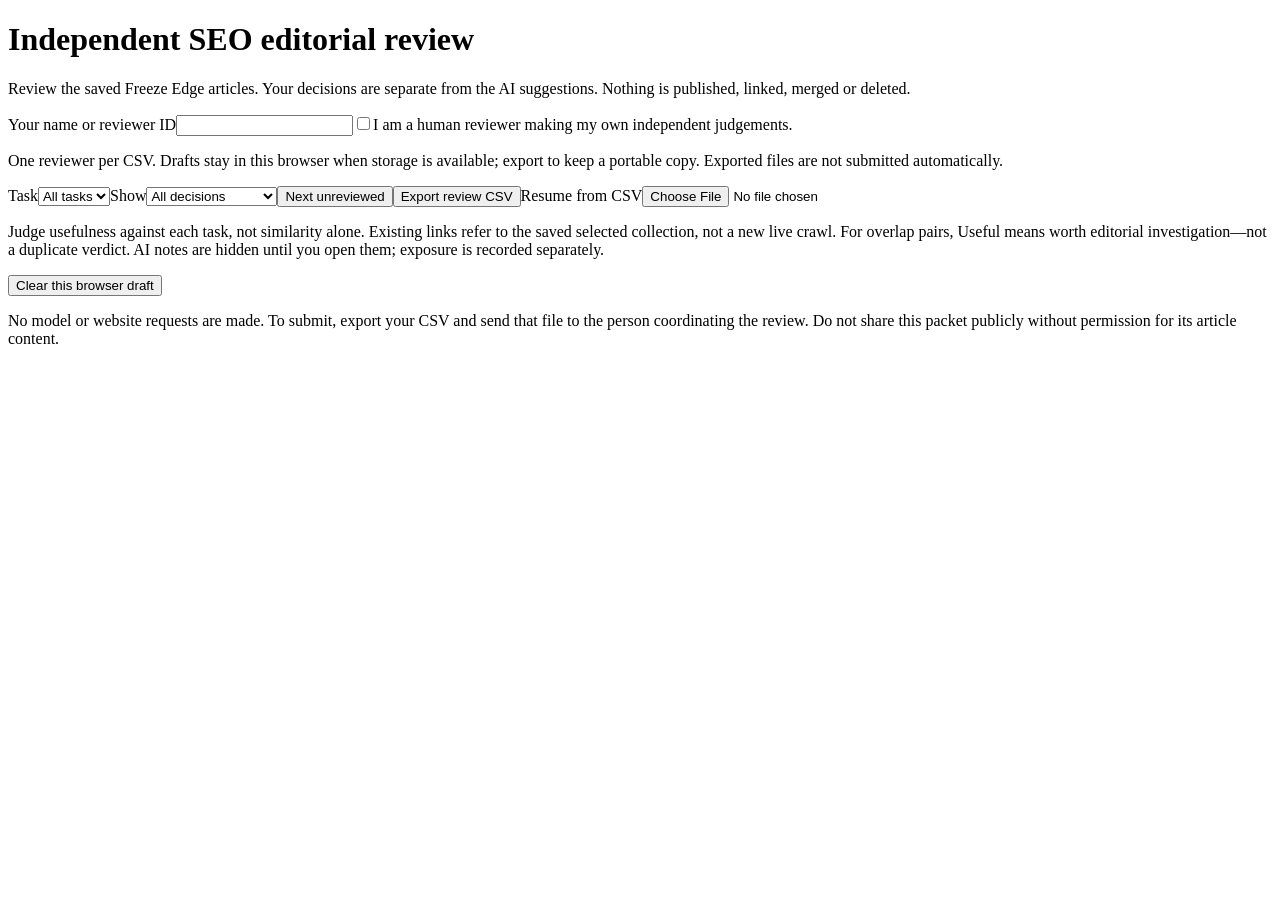
<file: evaluations/phase3e/reviewer.html>
<!doctype html>
<html lang="en"><head><meta charset="utf-8"><meta name="viewport" content="width=device-width,initial-scale=1">
<meta http-equiv="Content-Security-Policy" content="default-src 'none'; script-src 'sha256-@@SCRIPT_HASH@@'; style-src 'unsafe-inline'; connect-src 'none'; img-src 'none'; object-src 'none'; base-uri 'none'; form-action 'none'">
<title>Independent SEO editorial review</title><style>@@STYLE@@</style></head>
<body><main>
<header><h1>Independent SEO editorial review</h1><p>Review the saved Freeze Edge articles. Your decisions are separate from the AI suggestions. Nothing is published, linked, merged or deleted.</p></header>
<section class="reviewer"><label>Your name or reviewer ID<input id="reviewer" maxlength="100" autocomplete="off"></label><label class="attest"><input id="attest" type="checkbox">I am a human reviewer making my own independent judgements.</label><p>One reviewer per CSV. Drafts stay in this browser when storage is available; export to keep a portable copy. Exported files are not submitted automatically.</p></section>
<div class="toolbar"><label>Task<select id="task"><option value="all">All tasks</option></select></label><label>Show<select id="status"><option value="all">All decisions</option><option value="unreviewed">Unreviewed</option><option value="unsure">Unsure</option><option value="decided">Useful / Not useful</option></select></label><button id="next" type="button">Next unreviewed</button><button id="export" type="button">Export review CSV</button><label class="import">Resume from CSV<input id="import" type="file" accept=".csv,text/csv"></label></div>
<p id="progress" role="status" aria-live="polite"></p><p id="message" role="alert" hidden></p>
<p class="scope">Judge usefulness against each task, not similarity alone. Existing links refer to the saved selected collection, not a new live crawl. For overlap pairs, Useful means worth editorial investigation—not a duplicate verdict. AI notes are hidden until you open them; exposure is recorded separately.</p>
<div id="items"></div><p id="empty" hidden>No items match this filter.</p>
<footer><button id="clear" type="button">Clear this browser draft</button><p>No model or website requests are made. To submit, export your CSV and send that file to the person coordinating the review. Do not share this packet publicly without permission for its article content.</p></footer>
</main><script type="application/json" id="review-data">@@DATA@@</script><script>@@SCRIPT@@</script></body></html>
</file>
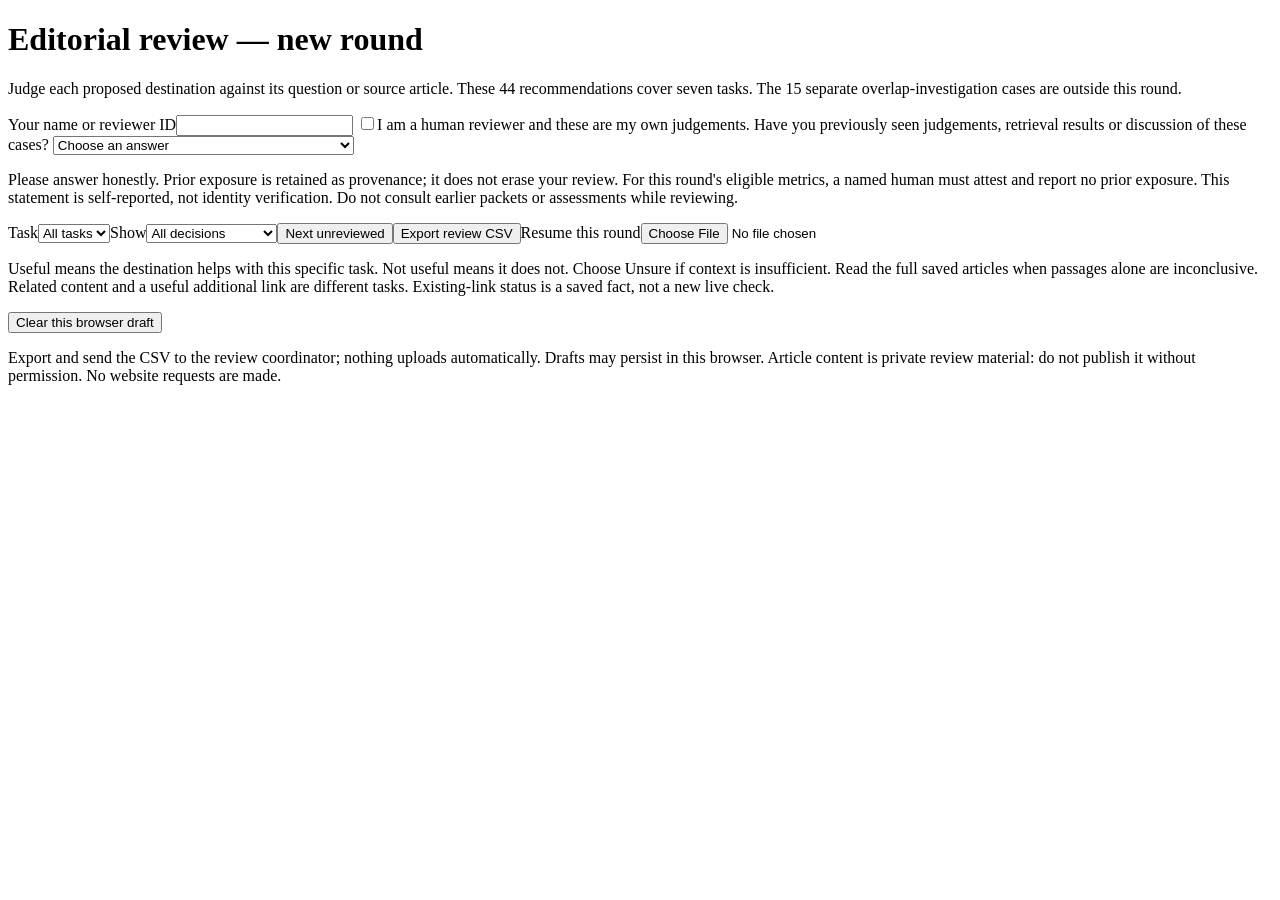
<file: evaluations/phase3g/reviewer.html>
<!doctype html>
<html lang="en"><head><meta charset="utf-8"><meta name="viewport" content="width=device-width,initial-scale=1">
<meta http-equiv="Content-Security-Policy" content="default-src 'none'; script-src 'sha256-@@SCRIPT_HASH@@'; style-src 'unsafe-inline'; connect-src 'none'; img-src 'none'; object-src 'none'; base-uri 'none'; form-action 'none'">
<title>Editorial review — new round</title><style>@@STYLE@@
@media(max-width:680px){.toolbar>.import{flex:1 1 100%;min-width:0}.toolbar>button{flex:1 1 130px}.toolbar .import input{max-width:100%}}
</style></head>
<body><main>
<header><h1>Editorial review — new round</h1><p>Judge each proposed destination against its question or source article. These 44 recommendations cover seven tasks. The 15 separate overlap-investigation cases are outside this round.</p></header>
<section class="reviewer">
<label>Your name or reviewer ID<input id="reviewer" maxlength="100" autocomplete="off"></label>
<label class="attest"><input id="attest" type="checkbox">I am a human reviewer and these are my own judgements.</label>
<label>Have you previously seen judgements, retrieval results or discussion of these cases?
<select id="exposure"><option value="unreported">Choose an answer</option><option value="none">No prior exposure to these cases</option><option value="screened">Yes, I have seen earlier assessments or results</option><option value="unsure">I am unsure</option></select></label>
<p>Please answer honestly. Prior exposure is retained as provenance; it does not erase your review. For this round's eligible metrics, a named human must attest and report no prior exposure. This statement is self-reported, not identity verification. Do not consult earlier packets or assessments while reviewing.</p>
</section>
<div class="toolbar"><label>Task<select id="task"><option value="all">All tasks</option></select></label><label>Show<select id="status"><option value="all">All decisions</option><option value="unreviewed">Unreviewed</option><option value="unsure">Unsure</option><option value="decided">Useful / Not useful</option></select></label><button id="next" type="button">Next unreviewed</button><button id="export" type="button">Export review CSV</button><label class="import">Resume this round<input id="import" type="file" accept=".csv,text/csv"></label></div>
<p id="progress" role="status" aria-live="polite"></p><p id="message" role="alert" hidden></p>
<p class="scope">Useful means the destination helps with this specific task. Not useful means it does not. Choose Unsure if context is insufficient. Read the full saved articles when passages alone are inconclusive. Related content and a useful additional link are different tasks. Existing-link status is a saved fact, not a new live check.</p>
<div id="items"></div><p id="empty" hidden>No items match this filter.</p>
<footer><button id="clear" type="button">Clear this browser draft</button><p>Export and send the CSV to the review coordinator; nothing uploads automatically. Drafts may persist in this browser. Article content is private review material: do not publish it without permission. No website requests are made.</p></footer>
</main><script type="application/json" id="review-data">@@DATA@@</script><script>@@SCRIPT@@</script></body></html>
</file>
